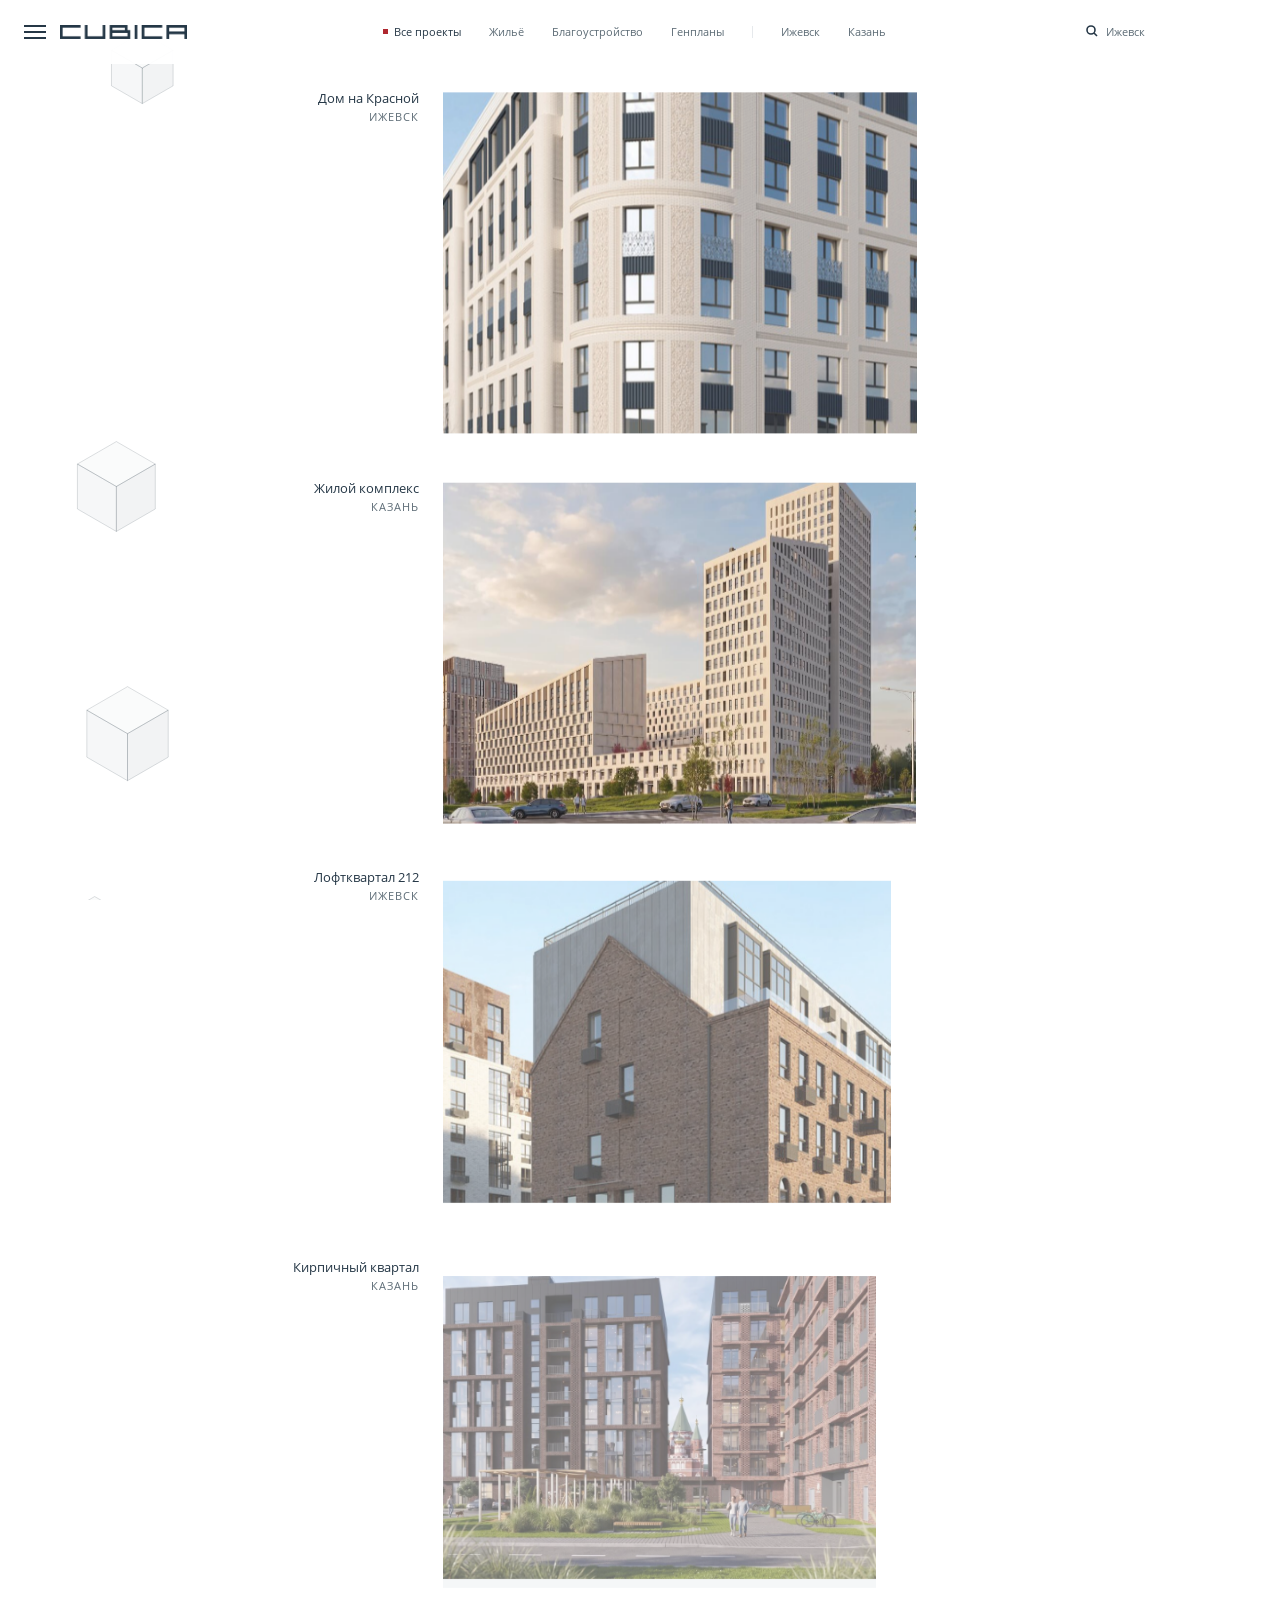
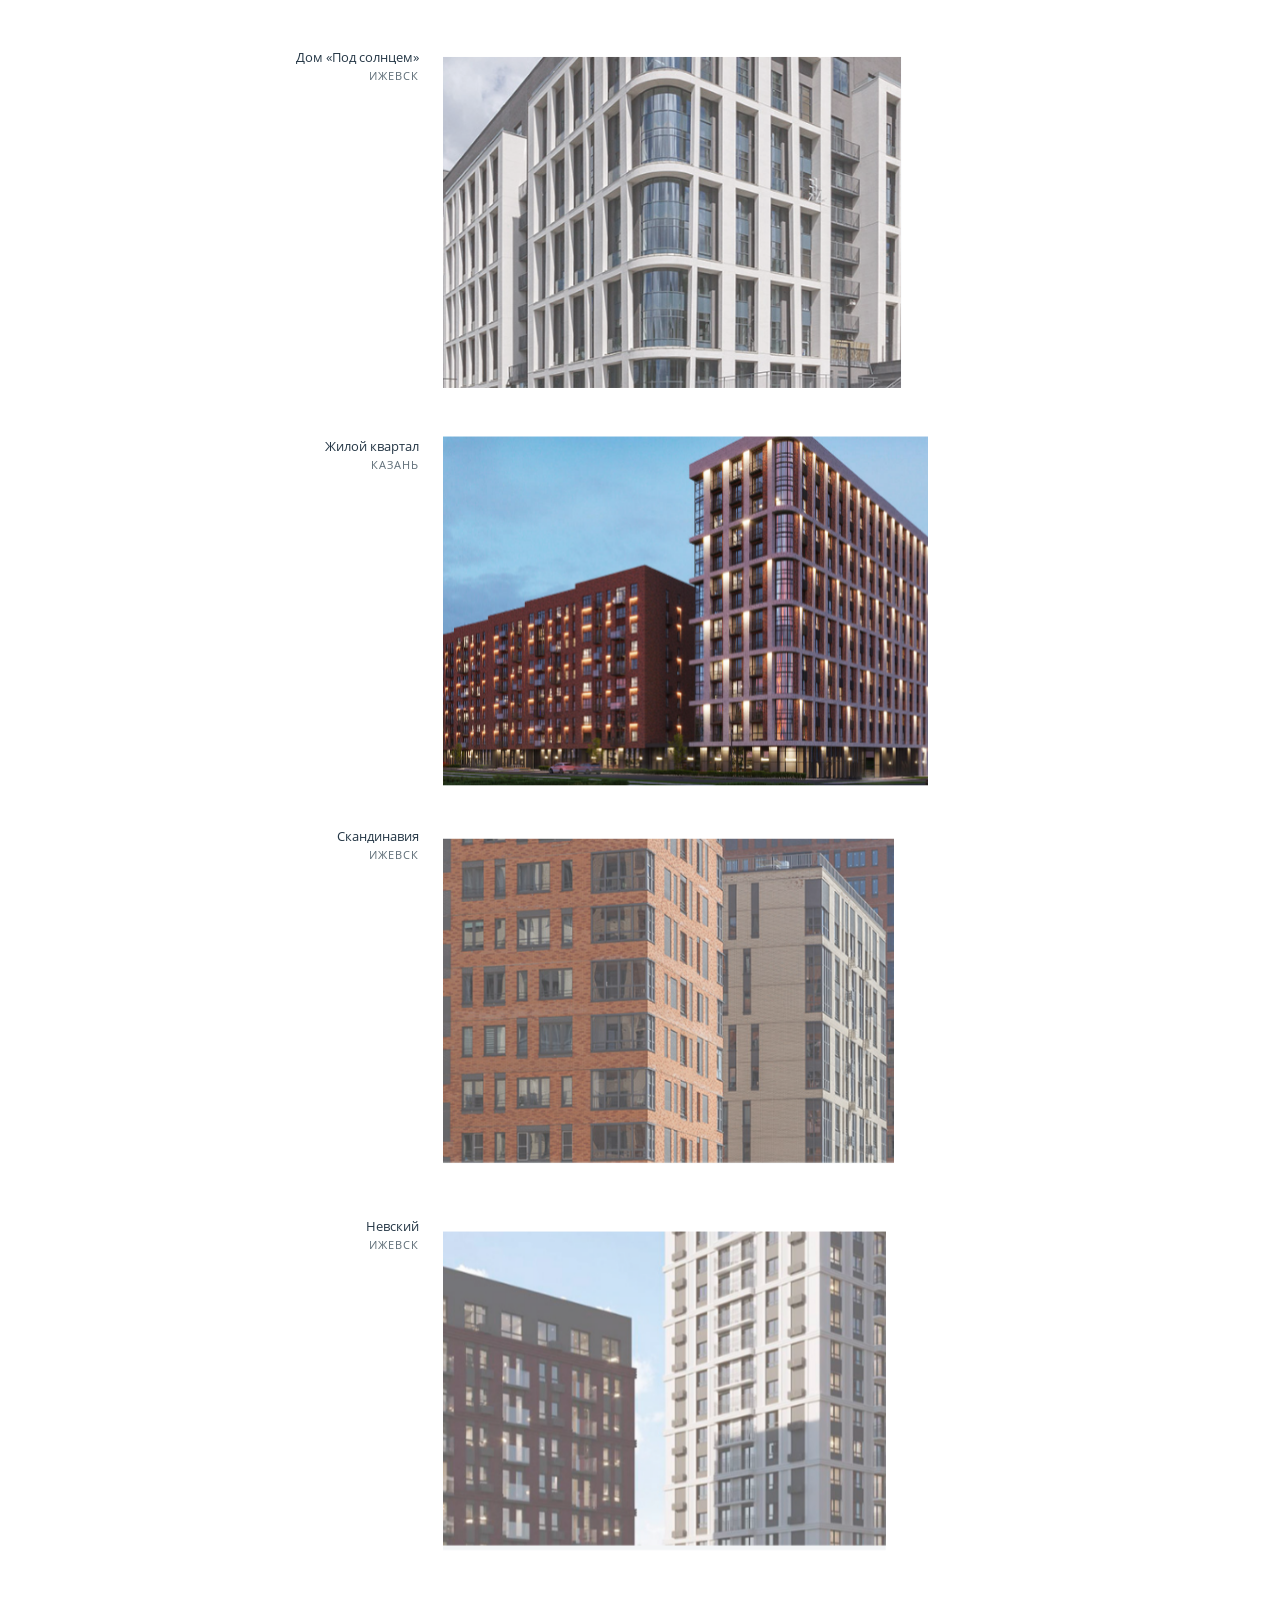
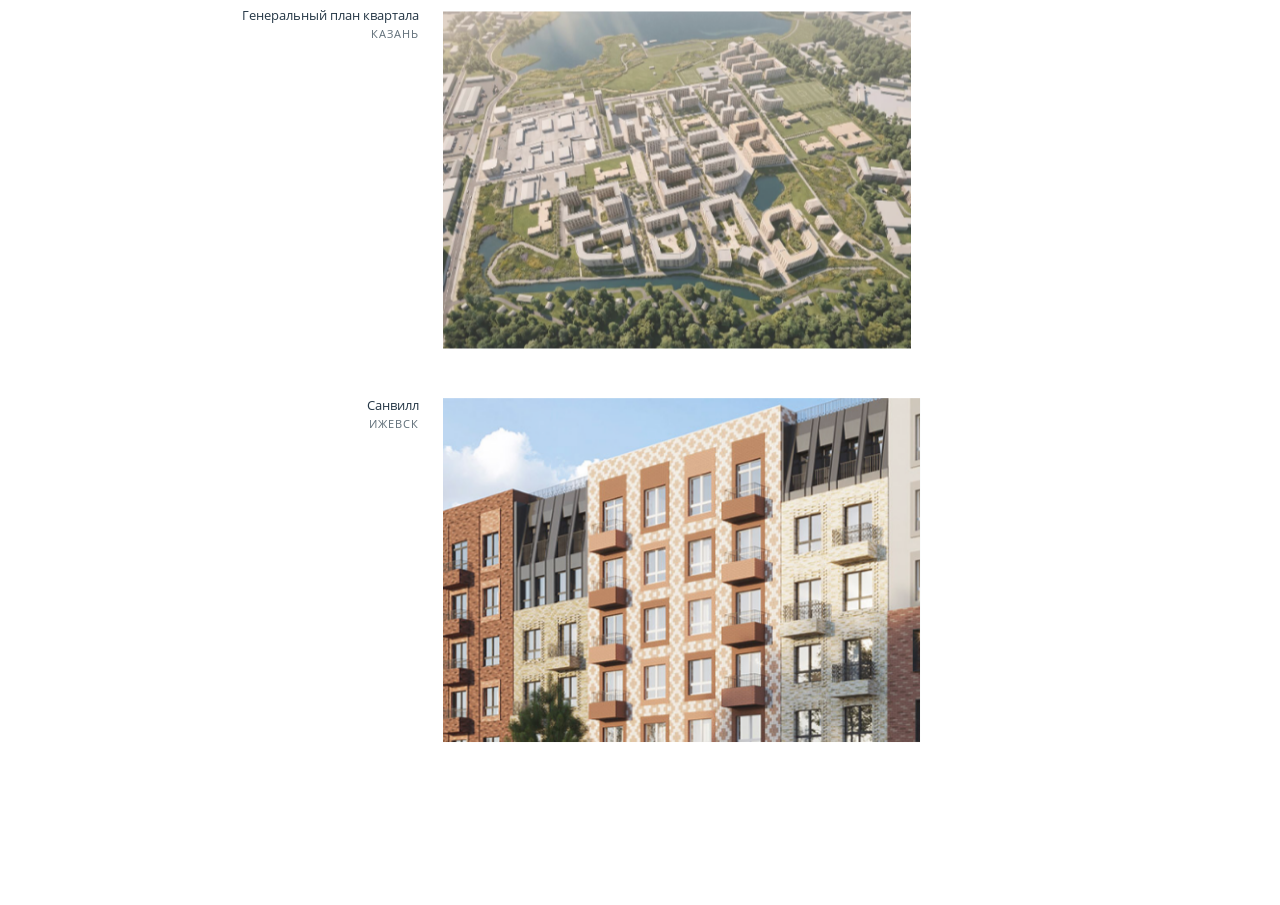
<file: index.html>
<!doctype html>
<html lang="ru">
<head>
<meta charset="utf-8">
<meta name="robots" content="noindex, nofollow">
<meta name="viewport" content="width=device-width, initial-scale=1">
<title>Кубика, архитектурное бюро. Проекты</title>
<meta name="description" content="Архитектурное бюро «Кубика», Ижевск. Жилые комплексы, благоустройство и генеральные планы для застройщиков и девелоперов.">
<link rel="stylesheet" href="assets/site.css">
</head>
<body>
<div class="pre" id="pre" aria-hidden="true">
  <div class="pre__grid"></div>
  <div class="pre__in">
    <svg class="pre__cubes" viewBox="0 0 138 178" aria-hidden="true"><g class="cube" data-i="0"><polygon class="t" pathLength="1" points="50.1,34.0 88.2,56.0 50.1,78.0 12.0,56.0"/><polygon class="l" pathLength="1" points="12.0,100.0 50.1,122.0 50.1,78.0 12.0,56.0"/><polygon class="r" pathLength="1" points="88.2,100.0 50.1,122.0 50.1,78.0 88.2,56.0"/></g><g class="cube" data-i="1"><polygon class="t" pathLength="1" points="88.2,56.0 126.3,78.0 88.2,100.0 50.1,78.0"/><polygon class="l" pathLength="1" points="50.1,122.0 88.2,144.0 88.2,100.0 50.1,78.0"/><polygon class="r" pathLength="1" points="126.3,122.0 88.2,144.0 88.2,100.0 126.3,78.0"/></g><g class="cube" data-i="2"><polygon class="t" pathLength="1" points="88.2,12.0 126.3,34.0 88.2,56.0 50.1,34.0"/><polygon class="l" pathLength="1" points="50.1,78.0 88.2,100.0 88.2,56.0 50.1,34.0"/><polygon class="r" pathLength="1" points="126.3,78.0 88.2,100.0 88.2,56.0 126.3,34.0"/></g><g class="cube" data-i="3"><polygon class="t" pathLength="1" points="50.1,78.0 88.2,100.0 50.1,122.0 12.0,100.0"/><polygon class="l" pathLength="1" points="12.0,144.0 50.1,166.0 50.1,122.0 12.0,100.0"/><polygon class="r" pathLength="1" points="88.2,144.0 50.1,166.0 50.1,122.0 88.2,100.0"/></g></svg>
    <img src="assets/img/logo-white.png" alt="">
  </div>
</div>
<header class="bar">
  <div class="bar__logo">
    <button class="burger" data-menu-open aria-controls="menu" aria-expanded="false" aria-label="Открыть меню"><i></i><i></i><i></i></button>
    <a href="index.html" aria-label="Кубика, все проекты"><img src="assets/img/logo-gunmetal-mark.png" alt="CUBICA"></a>
  </div>
  <nav class="filters caps" aria-label="Фильтр проектов">
    <button data-key="all" aria-pressed="true">Все проекты</button>
    <button data-key="housing" aria-pressed="false">Жильё</button>
    <button data-key="landscape" aria-pressed="false">Благоустройство</button>
    <button data-key="plan" aria-pressed="false">Генпланы</button>
    <span class="sep" aria-hidden="true"></span>
    <button data-key="izh" aria-pressed="false">Ижевск</button>
    <button data-key="kzn" aria-pressed="false">Казань</button>
  </nav>
  <label class="search caps"><svg viewBox="0 0 12 12" aria-hidden="true"><circle cx="5" cy="5" r="4"/><path d="M8 8l3 3"/></svg><input type="search" placeholder="Ижевск" aria-label="Поиск по проектам"></label>
</header>
<div class="menu" id="menu" role="dialog" aria-modal="true" aria-label="Меню">
  <div class="menu__top">
    <img src="assets/img/logo-gunmetal-mark.png" alt="CUBICA">
    <button class="caps" data-menu-close>Закрыть</button>
  </div>
  <div class="menu__nav">
    <ul>
      <li><a href="index.html">Проекты</a></li>
      <li><a href="about.html">Бюро</a></li>
      <li><a href="about.html#contacts">Контакты</a></li>
    </ul>
    <div class="menu__info">
      <div><div class="caps" style="color:var(--muted)">Телефон</div><a href="tel:+79128566996">+7 912 856-69-96</a></div>
      <div><div class="caps" style="color:var(--muted)">Почта</div><a href="mailto:ab-cubica@yandex.ru">ab-cubica@yandex.ru</a></div>
      <div><div class="caps" style="color:var(--muted)">Офис</div>Ижевск, ул. Холмогорова, 15, офис 205</div>
    </div>
  </div>
  <div class="menu__foot caps"><span>Архитектурное бюро «Кубика»</span><span>ИНН 1840055720</span></div>
</div>
<main class="home">
<h1 class="caps" style="position:absolute;left:-9999px">Проекты архитектурного бюро «Кубика»</h1>
  <article class="row" id="krasnaya" data-tags="housing izh">
    <div class="row__meta">
      <button class="row__toggle" aria-expanded="false" aria-controls="krasnaya-more"><b>Дом на Красной</b><span class="caps">Ижевск</span>
      </button>
      <div class="row__more" id="krasnaya-more">
        <div class="row__inner">
          <dl class="caps"><div><dt>Тип</dt><dd>Жилой комплекс</dd></div><div><dt>Заказчик</dt><dd>УралДомСтрой</dd></div><div><dt>Этажность</dt><dd>8-9 этажей</dd></div><div><dt>Статус</dt><dd>Строится</dd></div><div><dt>Материалы</dt><dd>4 фото</dd></div></dl>
          <div class="row__nav"><button class="caps" data-step="-1" aria-label="Предыдущее фото">Назад</button><span class="caps row__count">1 / 4</span><button class="caps" data-step="1" aria-label="Следующее фото">Далее</button></div>
          <a class="row__link caps" href="dom-na-krasnoy.html">Страница проекта</a>
          <button class="row__close caps">Свернуть</button>
        </div>
      </div>
    </div>
    <div class="row__media"><div class="strip" tabindex="-1"><figure class="shot"><img src="assets/img/izh-dom-na-krasnoy.jpg" alt="Дом на Красной, Ижевск, фото 1"></figure><figure class="shot"><img loading="lazy" src="assets/img/krasnaya-cover.jpg" alt="Дом на Красной, Ижевск, фото 2"></figure><figure class="shot"><img loading="lazy" src="assets/img/krasnaya-dvor.jpg" alt="Дом на Красной, Ижевск, фото 3"></figure><figure class="shot"><img loading="lazy" src="assets/img/krasnaya-fasad.jpg" alt="Дом на Красной, Ижевск, фото 4"></figure></div></div>
  </article>
  <article class="row" id="kzn1" data-tags="housing landscape kzn">
    <div class="row__meta">
      <button class="row__toggle" aria-expanded="false" aria-controls="kzn1-more"><b>Жилой комплекс</b><span class="caps">Казань</span>
      </button>
      <div class="row__more" id="kzn1-more">
        <div class="row__inner">
          <dl class="caps"><div><dt>Тип</dt><dd>Жилой комплекс и дворы</dd></div><div><dt>Материалы</dt><dd>8 фото</dd></div></dl>
          <div class="row__nav"><button class="caps" data-step="-1" aria-label="Предыдущее фото">Назад</button><span class="caps row__count">1 / 8</span><button class="caps" data-step="1" aria-label="Следующее фото">Далее</button></div>
          
          <button class="row__close caps">Свернуть</button>
        </div>
      </div>
    </div>
    <div class="row__media"><div class="strip" tabindex="-1"><figure class="shot"><img src="assets/img/kzn-1.1.jpg" alt="Жилой комплекс, Казань, фото 1"></figure><figure class="shot"><img loading="lazy" src="assets/img/kzn-1.2.jpg" alt="Жилой комплекс, Казань, фото 2"></figure><figure class="shot"><img loading="lazy" src="assets/img/kzn-1.3.jpg" alt="Жилой комплекс, Казань, фото 3"></figure><figure class="shot"><img loading="lazy" src="assets/img/kzn-1.4.jpg" alt="Жилой комплекс, Казань, фото 4"></figure><figure class="shot"><img loading="lazy" src="assets/img/kzn-1.5.jpg" alt="Жилой комплекс, Казань, фото 5"></figure><figure class="shot"><img loading="lazy" src="assets/img/kzn-1.6.jpg" alt="Жилой комплекс, Казань, фото 6"></figure><figure class="shot"><img loading="lazy" src="assets/img/kzn-1.7.jpg" alt="Жилой комплекс, Казань, фото 7"></figure><figure class="shot"><img loading="lazy" src="assets/img/kzn-1.8.jpg" alt="Жилой комплекс, Казань, фото 8"></figure></div></div>
  </article>
  <article class="row" id="loft" data-tags="housing izh">
    <div class="row__meta">
      <button class="row__toggle" aria-expanded="false" aria-controls="loft-more"><b>Лофтквартал 212</b><span class="caps">Ижевск</span>
      </button>
      <div class="row__more" id="loft-more">
        <div class="row__inner">
          <dl class="caps"><div><dt>Тип</dt><dd>Жилой комплекс</dd></div><div><dt>Материалы</dt><dd>5 фото</dd></div></dl>
          <div class="row__nav"><button class="caps" data-step="-1" aria-label="Предыдущее фото">Назад</button><span class="caps row__count">1 / 5</span><button class="caps" data-step="1" aria-label="Следующее фото">Далее</button></div>
          
          <button class="row__close caps">Свернуть</button>
        </div>
      </div>
    </div>
    <div class="row__media"><div class="strip" tabindex="-1"><figure class="shot"><img loading="lazy" src="assets/img/izh-loftkvartal.jpg" alt="Лофтквартал 212, Ижевск, фото 1"></figure><figure class="shot"><img loading="lazy" src="assets/img/izh-loftkvartal-1.jpg" alt="Лофтквартал 212, Ижевск, фото 2"></figure><figure class="shot"><img loading="lazy" src="assets/img/izh-loftkvartal-2.jpg" alt="Лофтквартал 212, Ижевск, фото 3"></figure><figure class="shot"><img loading="lazy" src="assets/img/izh-loftkvartal-3.jpg" alt="Лофтквартал 212, Ижевск, фото 4"></figure><figure class="shot"><img loading="lazy" src="assets/img/izh-loftkvartal-4.jpg" alt="Лофтквартал 212, Ижевск, фото 5"></figure></div></div>
  </article>
  <article class="row" id="kzn2" data-tags="housing kzn">
    <div class="row__meta">
      <button class="row__toggle" aria-expanded="false" aria-controls="kzn2-more"><b>Кирпичный квартал</b><span class="caps">Казань</span>
      </button>
      <div class="row__more" id="kzn2-more">
        <div class="row__inner">
          <dl class="caps"><div><dt>Тип</dt><dd>Жилой квартал</dd></div><div><dt>Материалы</dt><dd>8 фото</dd></div></dl>
          <div class="row__nav"><button class="caps" data-step="-1" aria-label="Предыдущее фото">Назад</button><span class="caps row__count">1 / 8</span><button class="caps" data-step="1" aria-label="Следующее фото">Далее</button></div>
          
          <button class="row__close caps">Свернуть</button>
        </div>
      </div>
    </div>
    <div class="row__media"><div class="strip" tabindex="-1"><figure class="shot"><img loading="lazy" src="assets/img/kzn-2.5.jpg" alt="Кирпичный квартал, Казань, фото 1"></figure><figure class="shot"><img loading="lazy" src="assets/img/kzn-2.1.jpg" alt="Кирпичный квартал, Казань, фото 2"></figure><figure class="shot"><img loading="lazy" src="assets/img/kzn-2.2.jpg" alt="Кирпичный квартал, Казань, фото 3"></figure><figure class="shot"><img loading="lazy" src="assets/img/kzn-2.3.jpg" alt="Кирпичный квартал, Казань, фото 4"></figure><figure class="shot"><img loading="lazy" src="assets/img/kzn-2.4.jpg" alt="Кирпичный квартал, Казань, фото 5"></figure><figure class="shot"><img loading="lazy" src="assets/img/kzn-2.6.jpg" alt="Кирпичный квартал, Казань, фото 6"></figure><figure class="shot"><img loading="lazy" src="assets/img/kzn-2.7.jpg" alt="Кирпичный квартал, Казань, фото 7"></figure><figure class="shot"><img loading="lazy" src="assets/img/kzn-2.8.jpg" alt="Кирпичный квартал, Казань, фото 8"></figure></div></div>
  </article>
  <article class="row" id="sun" data-tags="housing izh">
    <div class="row__meta">
      <button class="row__toggle" aria-expanded="false" aria-controls="sun-more"><b>Дом «Под солнцем»</b><span class="caps">Ижевск</span>
      </button>
      <div class="row__more" id="sun-more">
        <div class="row__inner">
          <dl class="caps"><div><dt>Тип</dt><dd>Жилой комплекс</dd></div><div><dt>Материалы</dt><dd>5 фото</dd></div></dl>
          <div class="row__nav"><button class="caps" data-step="-1" aria-label="Предыдущее фото">Назад</button><span class="caps row__count">1 / 5</span><button class="caps" data-step="1" aria-label="Следующее фото">Далее</button></div>
          
          <button class="row__close caps">Свернуть</button>
        </div>
      </div>
    </div>
    <div class="row__media"><div class="strip" tabindex="-1"><figure class="shot"><img loading="lazy" src="assets/img/izh-pod-solncem.jpg" alt="Дом «Под солнцем», Ижевск, фото 1"></figure><figure class="shot"><img loading="lazy" src="assets/img/izh-pod-solncem-1.jpg" alt="Дом «Под солнцем», Ижевск, фото 2"></figure><figure class="shot"><img loading="lazy" src="assets/img/izh-pod-solncem-2.jpg" alt="Дом «Под солнцем», Ижевск, фото 3"></figure><figure class="shot"><img loading="lazy" src="assets/img/izh-pod-solncem-3.jpg" alt="Дом «Под солнцем», Ижевск, фото 4"></figure><figure class="shot"><img loading="lazy" src="assets/img/izh-pod-solncem-4.jpg" alt="Дом «Под солнцем», Ижевск, фото 5"></figure></div></div>
  </article>
  <article class="row" id="kzn3" data-tags="housing kzn">
    <div class="row__meta">
      <button class="row__toggle" aria-expanded="false" aria-controls="kzn3-more"><b>Жилой квартал</b><span class="caps">Казань</span>
      </button>
      <div class="row__more" id="kzn3-more">
        <div class="row__inner">
          <dl class="caps"><div><dt>Тип</dt><dd>Жилой квартал</dd></div><div><dt>Материалы</dt><dd>7 фото</dd></div></dl>
          <div class="row__nav"><button class="caps" data-step="-1" aria-label="Предыдущее фото">Назад</button><span class="caps row__count">1 / 7</span><button class="caps" data-step="1" aria-label="Следующее фото">Далее</button></div>
          
          <button class="row__close caps">Свернуть</button>
        </div>
      </div>
    </div>
    <div class="row__media"><div class="strip" tabindex="-1"><figure class="shot"><img loading="lazy" src="assets/img/kzn-3.6.jpg" alt="Жилой квартал, Казань, фото 1"></figure><figure class="shot"><img loading="lazy" src="assets/img/kzn-3.1.jpg" alt="Жилой квартал, Казань, фото 2"></figure><figure class="shot"><img loading="lazy" src="assets/img/kzn-3.2.jpg" alt="Жилой квартал, Казань, фото 3"></figure><figure class="shot"><img loading="lazy" src="assets/img/kzn-3.3.jpg" alt="Жилой квартал, Казань, фото 4"></figure><figure class="shot"><img loading="lazy" src="assets/img/kzn-3.4.jpg" alt="Жилой квартал, Казань, фото 5"></figure><figure class="shot"><img loading="lazy" src="assets/img/kzn-3.5.jpg" alt="Жилой квартал, Казань, фото 6"></figure><figure class="shot"><img loading="lazy" src="assets/img/kzn-3.7.jpg" alt="Жилой квартал, Казань, фото 7"></figure></div></div>
  </article>
  <article class="row" id="scand" data-tags="housing izh">
    <div class="row__meta">
      <button class="row__toggle" aria-expanded="false" aria-controls="scand-more"><b>Скандинавия</b><span class="caps">Ижевск</span>
      </button>
      <div class="row__more" id="scand-more">
        <div class="row__inner">
          <dl class="caps"><div><dt>Тип</dt><dd>Жилой комплекс</dd></div><div><dt>Материалы</dt><dd>6 фото</dd></div></dl>
          <div class="row__nav"><button class="caps" data-step="-1" aria-label="Предыдущее фото">Назад</button><span class="caps row__count">1 / 6</span><button class="caps" data-step="1" aria-label="Следующее фото">Далее</button></div>
          
          <button class="row__close caps">Свернуть</button>
        </div>
      </div>
    </div>
    <div class="row__media"><div class="strip" tabindex="-1"><figure class="shot"><img loading="lazy" src="assets/img/izh-skandinaviya.jpg" alt="Скандинавия, Ижевск, фото 1"></figure><figure class="shot"><img loading="lazy" src="assets/img/izh-skandinaviya-1.jpg" alt="Скандинавия, Ижевск, фото 2"></figure><figure class="shot"><img loading="lazy" src="assets/img/izh-skandinaviya-2.jpg" alt="Скандинавия, Ижевск, фото 3"></figure><figure class="shot"><img loading="lazy" src="assets/img/izh-skandinaviya-3.jpg" alt="Скандинавия, Ижевск, фото 4"></figure><figure class="shot"><img loading="lazy" src="assets/img/izh-skandinaviya-4.jpg" alt="Скандинавия, Ижевск, фото 5"></figure><figure class="shot"><img loading="lazy" src="assets/img/izh-skandinaviya-5.jpg" alt="Скандинавия, Ижевск, фото 6"></figure></div></div>
  </article>
  <article class="row" id="nevsky" data-tags="housing izh">
    <div class="row__meta">
      <button class="row__toggle" aria-expanded="false" aria-controls="nevsky-more"><b>Невский</b><span class="caps">Ижевск</span>
      </button>
      <div class="row__more" id="nevsky-more">
        <div class="row__inner">
          <dl class="caps"><div><dt>Тип</dt><dd>Жилой комплекс</dd></div><div><dt>Материалы</dt><dd>6 фото</dd></div></dl>
          <div class="row__nav"><button class="caps" data-step="-1" aria-label="Предыдущее фото">Назад</button><span class="caps row__count">1 / 6</span><button class="caps" data-step="1" aria-label="Следующее фото">Далее</button></div>
          
          <button class="row__close caps">Свернуть</button>
        </div>
      </div>
    </div>
    <div class="row__media"><div class="strip" tabindex="-1"><figure class="shot"><img loading="lazy" src="assets/img/izh-nevskiy.jpg" alt="Невский, Ижевск, фото 1"></figure><figure class="shot"><img loading="lazy" src="assets/img/izh-nevskiy-1.jpg" alt="Невский, Ижевск, фото 2"></figure><figure class="shot"><img loading="lazy" src="assets/img/izh-nevskiy-2.jpg" alt="Невский, Ижевск, фото 3"></figure><figure class="shot"><img loading="lazy" src="assets/img/izh-nevskiy-3.jpg" alt="Невский, Ижевск, фото 4"></figure><figure class="shot"><img loading="lazy" src="assets/img/izh-nevskiy-4.jpg" alt="Невский, Ижевск, фото 5"></figure><figure class="shot"><img loading="lazy" src="assets/img/izh-nevskiy-5.jpg" alt="Невский, Ижевск, фото 6"></figure></div></div>
  </article>
  <article class="row" id="kzn4" data-tags="plan kzn">
    <div class="row__meta">
      <button class="row__toggle" aria-expanded="false" aria-controls="kzn4-more"><b>Генеральный план квартала</b><span class="caps">Казань</span>
      </button>
      <div class="row__more" id="kzn4-more">
        <div class="row__inner">
          <dl class="caps"><div><dt>Тип</dt><dd>Градостроительная концепция</dd></div><div><dt>Материалы</dt><dd>2 фото</dd></div></dl>
          <div class="row__nav"><button class="caps" data-step="-1" aria-label="Предыдущее фото">Назад</button><span class="caps row__count">1 / 2</span><button class="caps" data-step="1" aria-label="Следующее фото">Далее</button></div>
          
          <button class="row__close caps">Свернуть</button>
        </div>
      </div>
    </div>
    <div class="row__media"><div class="strip" tabindex="-1"><figure class="shot"><img loading="lazy" src="assets/img/kzn-4.2.jpg" alt="Генеральный план квартала, Казань, фото 1"></figure><figure class="shot"><img loading="lazy" src="assets/img/kzn-4.1.jpg" alt="Генеральный план квартала, Казань, фото 2"></figure></div></div>
  </article>
  <article class="row" id="sunvill" data-tags="housing izh">
    <div class="row__meta">
      <button class="row__toggle" aria-expanded="false" aria-controls="sunvill-more"><b>Санвилл</b><span class="caps">Ижевск</span>
      </button>
      <div class="row__more" id="sunvill-more">
        <div class="row__inner">
          <dl class="caps"><div><dt>Тип</dt><dd>Жилой комплекс</dd></div><div><dt>Материалы</dt><dd>6 фото</dd></div></dl>
          <div class="row__nav"><button class="caps" data-step="-1" aria-label="Предыдущее фото">Назад</button><span class="caps row__count">1 / 6</span><button class="caps" data-step="1" aria-label="Следующее фото">Далее</button></div>
          
          <button class="row__close caps">Свернуть</button>
        </div>
      </div>
    </div>
    <div class="row__media"><div class="strip" tabindex="-1"><figure class="shot"><img loading="lazy" src="assets/img/izh-sunvill.jpg" alt="Санвилл, Ижевск, фото 1"></figure><figure class="shot"><img loading="lazy" src="assets/img/izh-sunvill-1.jpg" alt="Санвилл, Ижевск, фото 2"></figure><figure class="shot"><img loading="lazy" src="assets/img/izh-sunvill-2.jpg" alt="Санвилл, Ижевск, фото 3"></figure><figure class="shot"><img loading="lazy" src="assets/img/izh-sunvill-3.jpg" alt="Санвилл, Ижевск, фото 4"></figure><figure class="shot"><img loading="lazy" src="assets/img/izh-sunvill-4.jpg" alt="Санвилл, Ижевск, фото 5"></figure><figure class="shot"><img loading="lazy" src="assets/img/izh-sunvill-5.jpg" alt="Санвилл, Ижевск, фото 6"></figure></div></div>
  </article>
  <p class="empty caps" hidden>Ничего не нашлось. Попробуйте другой запрос.</p>
</main>
<script src="assets/preloader.js"></script>
<script src="assets/site.js"></script>
<script src="assets/cubes-live.js"></script>
<script src="assets/rows.js"></script>
</body>
</html>
</file>
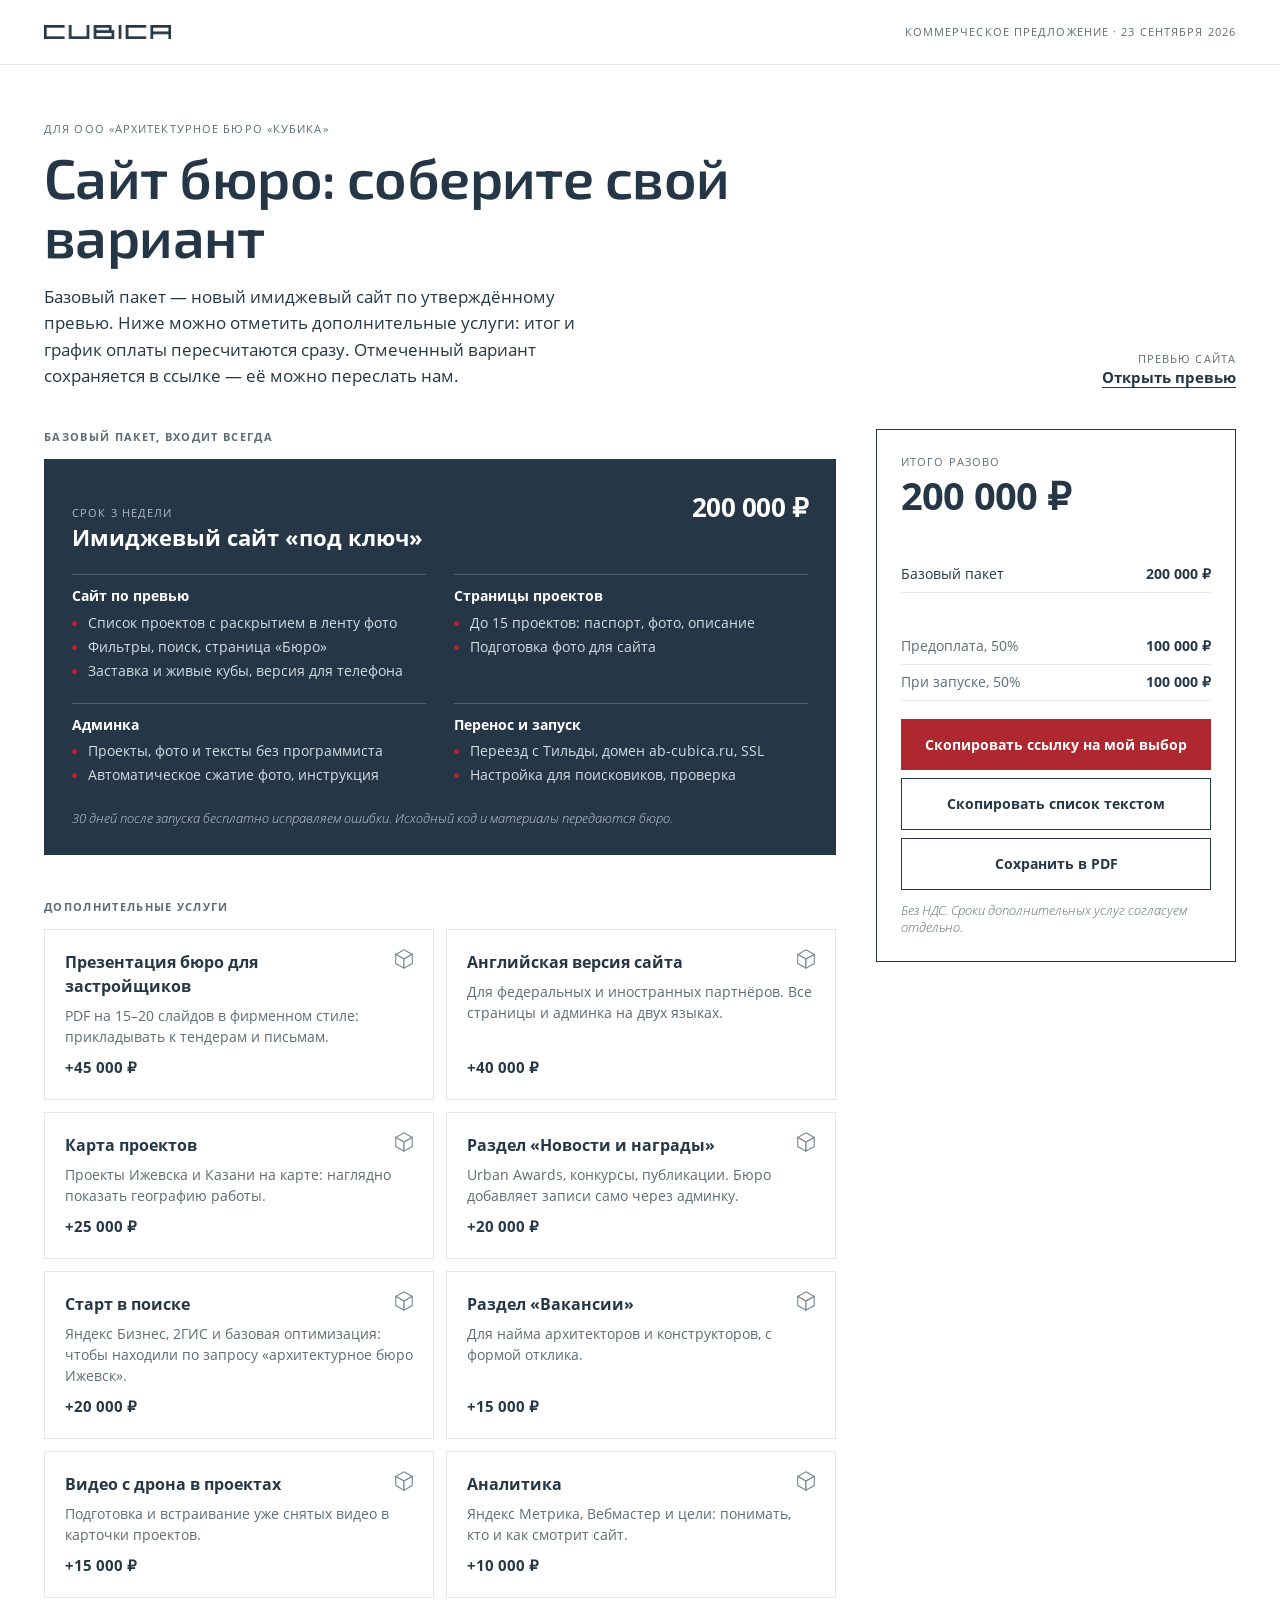
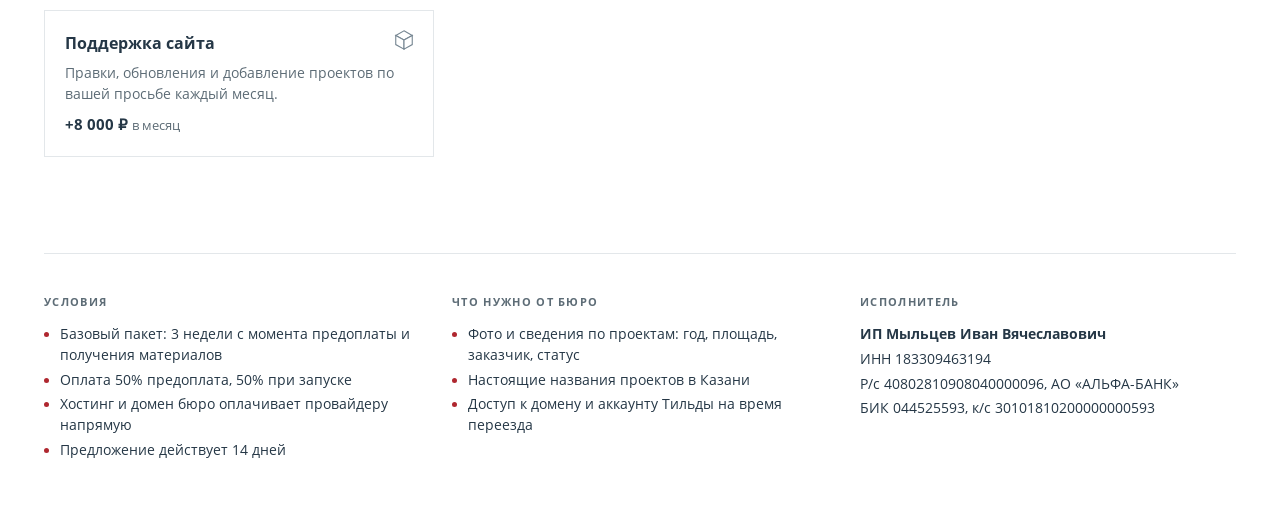
<file: kp-9d5801d6/index.html>
<!doctype html>
<html lang="ru">
<head>
<meta charset="utf-8">
<meta name="robots" content="noindex, nofollow">
<meta name="viewport" content="width=device-width, initial-scale=1">
<title>Коммерческое предложение: сайт бюро «Кубика»</title>
<style>
@font-face { font-family: "Exo 2"; src: url("../assets/fonts/Exo2-SemiBold.ttf") format("truetype"); font-weight: 600; font-display: swap; }
@font-face { font-family: "Open Sans"; src: url("../assets/fonts/OpenSans-Regular.ttf") format("truetype"); font-weight: 400; font-display: swap; }
@font-face { font-family: "Open Sans"; src: url("../assets/fonts/OpenSans-Bold.ttf") format("truetype"); font-weight: 700; font-display: swap; }
@font-face { font-family: "Open Sans"; src: url("../assets/fonts/OpenSans-LightItalic.ttf") format("truetype"); font-weight: 300; font-style: italic; font-display: swap; }

:root { --ink: #253746; --slate: #768692; --muted: #5d6c76; --brick: #af272f; --hair: #e3e7ea; --pale: #f4f6f7; --ease: cubic-bezier(.16, 1, .3, 1); }
* { box-sizing: border-box; }
html { scroll-behavior: smooth; }
body { margin: 0; background: #fff; color: var(--ink); font: 400 15px/1.55 "Open Sans", Arial, sans-serif; -webkit-font-smoothing: antialiased; }
a { color: inherit; }
button { font: inherit; color: inherit; }
:focus-visible { outline: 2px solid var(--brick); outline-offset: 3px; }
.caps { font-size: 11px; line-height: 1.4; letter-spacing: .1em; text-transform: uppercase; color: var(--muted); }
.wrap { max-width: 1240px; margin: 0 auto; padding: 0 24px; }

/* шапка */
.top { border-bottom: 1px solid var(--hair); }
.top .wrap { height: 64px; display: flex; align-items: center; justify-content: space-between; gap: 16px; }
.top img { height: 14px; }

/* обложка */
.hero { padding: 56px 0 40px; display: grid; grid-template-columns: minmax(0, 7fr) minmax(0, 4fr); gap: 48px; align-items: end; }
h1 { font: 600 clamp(32px, 4.4vw, 56px)/1.05 "Exo 2", sans-serif; margin: 12px 0 18px; letter-spacing: -.01em; }
.hero p { margin: 0; font-size: 17px; max-width: 58ch; }
.hero .preview { justify-self: end; text-align: right; }
.hero .preview a { font-weight: 700; text-decoration: none; border-bottom: 1px solid currentColor; }
.hero .preview a:hover { color: var(--brick); }

/* раскладка: слева пакеты, справа итог */
.layout { display: grid; grid-template-columns: minmax(0, 1fr) 360px; gap: 40px; align-items: start; padding-bottom: 96px; }
h2 { font: 700 11px/1.4 "Open Sans", sans-serif; letter-spacing: .12em; text-transform: uppercase; color: var(--muted); margin: 0 0 14px; }

/* базовый пакет */
.base { background: var(--ink); color: #fff; padding: 28px; margin-bottom: 44px; }
.base__head { display: flex; justify-content: space-between; align-items: baseline; gap: 16px; flex-wrap: wrap; margin-bottom: 20px; }
.base__head b { font-size: 22px; }
.base__head .price { font-size: 26px; font-weight: 700; letter-spacing: -.02em; white-space: nowrap; }
.base .caps { color: #aebac3; }
.base__grid { display: grid; grid-template-columns: 1fr 1fr; gap: 18px 28px; }
.base__grid h3 { font-size: 14px; margin: 0 0 6px; padding-top: 10px; border-top: 1px solid rgba(255,255,255,.2); }
.base__grid ul { margin: 0; padding-left: 16px; color: #d6dde3; font-size: 13.5px; }
.base__grid li { margin-bottom: 3px; }
.base__grid li::marker { color: var(--brick); }
.base__note { margin: 20px 0 0; font: 300 italic 13px/1.4 "Open Sans"; color: #c3ccd3; }

/* доп. услуги */
.extras { display: grid; grid-template-columns: 1fr 1fr; gap: 12px; }
.opt { position: relative; display: grid; grid-template-rows: auto 1fr auto; gap: 8px; padding: 20px; border: 1px solid var(--hair); background: #fff; cursor: pointer; text-align: left; transition: border-color .25s var(--ease), background .25s var(--ease), transform .15s var(--ease); }
.opt:hover { border-color: var(--slate); }
.opt:active { transform: scale(.99); }
.opt[aria-pressed="true"] { border-color: var(--ink); background: var(--pale); }
.opt__title { font-weight: 700; font-size: 15.5px; padding-right: 32px; }
.opt__why { color: var(--muted); font-size: 13.5px; }
.opt__price { font-weight: 700; font-size: 15px; }
.opt__price small { font-weight: 400; color: var(--muted); }
/* флажок: изометрический кубик, закрашивается при выборе */
.opt__box { position: absolute; right: 18px; top: 18px; width: 22px; height: 22px; }
.opt__box polygon { fill: #fff; stroke: var(--slate); stroke-width: 1.2; transition: fill .25s var(--ease), stroke .25s var(--ease); }
.opt[aria-pressed="true"] .opt__box polygon { stroke: var(--ink); }
.opt[aria-pressed="true"] .opt__box .t { fill: var(--brick); stroke: var(--brick); }
.opt[aria-pressed="true"] .opt__box .l { fill: #d7dde2; }
.opt[aria-pressed="true"] .opt__box .r { fill: var(--slate); }

/* итог */
.sum { position: sticky; top: 24px; border: 1.5px solid var(--ink); padding: 24px; }
.sum__total { font-size: 38px; font-weight: 700; letter-spacing: -.02em; line-height: 1; margin: 6px 0 4px; }
.sum__monthly { color: var(--muted); font-size: 14px; min-height: 21px; }
.sum table { width: 100%; border-collapse: collapse; margin: 18px 0; font-size: 13.5px; }
.sum td { padding: 7px 0; border-bottom: 1px solid var(--hair); vertical-align: top; }
.sum td:last-child { text-align: right; white-space: nowrap; font-weight: 700; padding-left: 12px; }
.sum .pay td { color: var(--muted); }
.sum .pay td:last-child { color: var(--ink); }
.sum__lines { max-height: 220px; overflow: auto; }
.btn { display: flex; width: 100%; justify-content: center; align-items: center; gap: 8px; padding: 14px 18px; font-weight: 700; font-size: 14px; border: 1.5px solid var(--ink); background: none; cursor: pointer; transition: background .2s var(--ease), color .2s var(--ease); }
.btn + .btn { margin-top: 8px; }
.btn--main { background: var(--brick); border-color: var(--brick); color: #fff; }
.btn--main:hover { background: #952129; border-color: #952129; }
.btn:not(.btn--main):hover { background: var(--ink); color: #fff; }
.sum__hint { margin: 12px 0 0; font: 300 italic 12.5px/1.4 "Open Sans"; color: var(--muted); min-height: 18px; }

/* условия и реквизиты */
.terms { border-top: 1px solid var(--hair); padding: 40px 0 64px; display: grid; grid-template-columns: repeat(3, 1fr); gap: 32px; font-size: 13.5px; }
.terms ul { margin: 0; padding-left: 16px; }
.terms li { margin-bottom: 4px; }
.terms li::marker { color: var(--brick); }
.terms p { margin: 0 0 4px; }

/* телефон: итог прилипает к низу экрана */
@media (max-width: 960px) {
  .hero, .layout { grid-template-columns: 1fr; }
  .hero .preview { justify-self: start; text-align: left; }
  .sum { position: static; }
  .terms { grid-template-columns: 1fr; }
}
@media (max-width: 640px) {
  .extras, .base__grid { grid-template-columns: 1fr; }
  .base { padding: 22px; }
}
.dock { display: none; position: fixed; left: 0; right: 0; bottom: 0; z-index: 20; background: var(--ink); color: #fff; padding: 12px 20px; align-items: center; justify-content: space-between; gap: 12px; }
.dock b { font-size: 18px; }
.dock a { color: #fff; font-weight: 700; font-size: 13px; text-decoration: none; border-bottom: 1px solid rgba(255,255,255,.5); }
@media (max-width: 960px) { body { padding-bottom: 64px; } .dock { display: flex; } }   /* после базового .dock, иначе он перебьёт */

/* печать: выбранный вариант на бумаге */
@media print {
  .top, .dock, .sum .btn, .sum__hint, .opt:not([aria-pressed="true"]) { display: none !important; }
  .layout { grid-template-columns: 1fr 300px; }
  .sum { position: static; }
  body { font-size: 12px; }
}
@media (prefers-reduced-motion: reduce) { * { transition: none !important; } html { scroll-behavior: auto; } }
</style>
</head>
<body>

<header class="top">
  <div class="wrap">
    <img src="../assets/img/logo-gunmetal-mark.png" alt="CUBICA">
    <span class="caps">Коммерческое предложение · 23 сентября 2026</span>
  </div>
</header>

<main class="wrap">
  <section class="hero">
    <div>
      <div class="caps">Для ООО «Архитектурное бюро «Кубика»</div>
      <h1>Сайт бюро: соберите свой вариант</h1>
      <p>Базовый пакет — новый имиджевый сайт по утверждённому превью. Ниже можно отметить дополнительные услуги: итог и график оплаты пересчитаются сразу. Отмеченный вариант сохраняется в ссылке — её можно переслать нам.</p>
    </div>
    <div class="preview">
      <div class="caps">Превью сайта</div>
      <a href="../index.html" target="_blank" rel="noopener">Открыть превью</a>
    </div>
  </section>

  <div class="layout">
    <div>
      <h2>Базовый пакет, входит всегда</h2>
      <section class="base" aria-label="Базовый пакет">
        <div class="base__head">
          <div><div class="caps">Срок 3 недели</div><b>Имиджевый сайт «под ключ»</b></div>
          <div class="price">200 000 ₽</div>
        </div>
        <div class="base__grid">
          <div><h3>Сайт по превью</h3><ul><li>Список проектов с раскрытием в ленту фото</li><li>Фильтры, поиск, страница «Бюро»</li><li>Заставка и живые кубы, версия для телефона</li></ul></div>
          <div><h3>Страницы проектов</h3><ul><li>До 15 проектов: паспорт, фото, описание</li><li>Подготовка фото для сайта</li></ul></div>
          <div><h3>Админка</h3><ul><li>Проекты, фото и тексты без программиста</li><li>Автоматическое сжатие фото, инструкция</li></ul></div>
          <div><h3>Перенос и запуск</h3><ul><li>Переезд с Тильды, домен ab-cubica.ru, SSL</li><li>Настройка для поисковиков, проверка</li></ul></div>
        </div>
        <p class="base__note">30 дней после запуска бесплатно исправляем ошибки. Исходный код и материалы передаются бюро.</p>
      </section>

      <h2>Дополнительные услуги</h2>
      <div class="extras" id="extras"></div>
    </div>

    <aside class="sum" aria-live="polite">
      <div class="caps">Итого разово</div>
      <div class="sum__total" id="total">200 000 ₽</div>
      <div class="sum__monthly" id="monthly"></div>
      <div class="sum__lines">
        <table><tbody id="lines"></tbody></table>
      </div>
      <table class="pay"><tbody>
        <tr><td>Предоплата, 50%</td><td id="pay1">100 000 ₽</td></tr>
        <tr><td>При запуске, 50%</td><td id="pay2">100 000 ₽</td></tr>
      </tbody></table>
      <button class="btn btn--main" id="copyLink" type="button">Скопировать ссылку на мой выбор</button>
      <button class="btn" id="copyText" type="button">Скопировать список текстом</button>
      <button class="btn" id="print" type="button">Сохранить в PDF</button>
      <p class="sum__hint" id="hint">Без НДС. Сроки дополнительных услуг согласуем отдельно.</p>
    </aside>
  </div>

  <section class="terms">
    <div>
      <h2>Условия</h2>
      <ul>
        <li>Базовый пакет: 3 недели с момента предоплаты и получения материалов</li>
        <li>Оплата 50% предоплата, 50% при запуске</li>
        <li>Хостинг и домен бюро оплачивает провайдеру напрямую</li>
        <li>Предложение действует 14 дней</li>
      </ul>
    </div>
    <div>
      <h2>Что нужно от бюро</h2>
      <ul>
        <li>Фото и сведения по проектам: год, площадь, заказчик, статус</li>
        <li>Настоящие названия проектов в Казани</li>
        <li>Доступ к домену и аккаунту Тильды на время переезда</li>
      </ul>
    </div>
    <div>
      <h2>Исполнитель</h2>
      <p><b>ИП Мыльцев Иван Вячеславович</b></p>
      <p>ИНН 183309463194</p>
      <p>Р/с 40802810908040000096, АО «АЛЬФА-БАНК»</p>
      <p>БИК 044525593, к/с 30101810200000000593</p>
    </div>
  </section>
</main>

<div class="dock" aria-hidden="true"><div><div class="caps" style="color:#aebac3">Итого</div><b id="dockTotal">200 000 ₽</b></div><a href="#total">Смотреть расчёт</a></div>

<script>
(function () {
  // Дополнительные услуги. id короткий: попадает в ссылку с выбором клиента.
  var BASE = 200000;
  var OPTIONS = [
    { id: 'deck', title: 'Презентация бюро для застройщиков', why: 'PDF на 15–20 слайдов в фирменном стиле: прикладывать к тендерам и письмам.', price: 45000 },
    { id: 'en',   title: 'Английская версия сайта', why: 'Для федеральных и иностранных партнёров. Все страницы и админка на двух языках.', price: 40000 },
    { id: 'map',  title: 'Карта проектов', why: 'Проекты Ижевска и Казани на карте: наглядно показать географию работы.', price: 25000 },
    { id: 'news', title: 'Раздел «Новости и награды»', why: 'Urban Awards, конкурсы, публикации. Бюро добавляет записи само через админку.', price: 20000 },
    { id: 'seo',  title: 'Старт в поиске', why: 'Яндекс Бизнес, 2ГИС и базовая оптимизация: чтобы находили по запросу «архитектурное бюро Ижевск».', price: 20000 },
    { id: 'jobs', title: 'Раздел «Вакансии»', why: 'Для найма архитекторов и конструкторов, с формой отклика.', price: 15000 },
    { id: 'video',title: 'Видео с дрона в проектах', why: 'Подготовка и встраивание уже снятых видео в карточки проектов.', price: 15000 },
    { id: 'stats',title: 'Аналитика', why: 'Яндекс Метрика, Вебмастер и цели: понимать, кто и как смотрит сайт.', price: 10000 },
    { id: 'care', title: 'Поддержка сайта', why: 'Правки, обновления и добавление проектов по вашей просьбе каждый месяц.', price: 8000, monthly: true }
  ];

  var fmt = function (n) { return n.toLocaleString('ru-RU').replace(/ /g, ' ') + ' ₽'; };
  var chosen = {};

  // выбор из ссылки: #sel=deck,en,map
  var m = location.hash.match(/sel=([a-z,]+)/);
  if (m) m[1].split(',').forEach(function (id) { chosen[id] = true; });

  var box = '<svg class="opt__box" viewBox="0 0 24 24" aria-hidden="true">' +
    '<polygon class="t" points="12,2 21,7 12,12 3,7"/>' +
    '<polygon class="l" points="3,7 12,12 12,22 3,17"/>' +
    '<polygon class="r" points="12,12 21,7 21,17 12,22"/></svg>';

  var list = document.getElementById('extras');
  OPTIONS.forEach(function (o) {
    var b = document.createElement('button');
    b.type = 'button';
    b.className = 'opt';
    b.dataset.id = o.id;
    b.setAttribute('aria-pressed', chosen[o.id] ? 'true' : 'false');
    b.innerHTML = box + '<span class="opt__title">' + o.title + '</span>' +
      '<span class="opt__why">' + o.why + '</span>' +
      '<span class="opt__price">' + (o.monthly ? '+' + fmt(o.price) + ' <small>в месяц</small>' : '+' + fmt(o.price)) + '</span>';
    b.addEventListener('click', function () {
      chosen[o.id] = !chosen[o.id];
      b.setAttribute('aria-pressed', chosen[o.id] ? 'true' : 'false');
      update();
    });
    list.appendChild(b);
  });

  function selected() { return OPTIONS.filter(function (o) { return chosen[o.id]; }); }

  function update() {
    var sel = selected();
    var once = BASE, monthly = 0;
    var rows = '<tr><td>Базовый пакет</td><td>' + fmt(BASE) + '</td></tr>';
    sel.forEach(function (o) {
      if (o.monthly) monthly += o.price; else once += o.price;
      rows += '<tr><td>' + o.title + '</td><td>' + (o.monthly ? fmt(o.price) + '/мес' : fmt(o.price)) + '</td></tr>';
    });
    document.getElementById('lines').innerHTML = rows;
    document.getElementById('total').textContent = fmt(once);
    document.getElementById('dockTotal').textContent = fmt(once);
    document.getElementById('monthly').textContent = monthly ? '+ ' + fmt(monthly) + ' в месяц за поддержку' : '';
    var half = Math.round(once / 2);
    document.getElementById('pay1').textContent = fmt(half);
    document.getElementById('pay2').textContent = fmt(once - half);
    var ids = sel.map(function (o) { return o.id; }).join(',');
    history.replaceState(null, '', ids ? '#sel=' + ids : location.pathname + location.search);
  }

  function hint(t) { var h = document.getElementById('hint'); h.textContent = t; setTimeout(function () { h.textContent = 'Без НДС. Сроки дополнительных услуг согласуем отдельно.'; }, 3500); }

  function copy(text, ok) {
    if (navigator.clipboard && window.isSecureContext) {
      navigator.clipboard.writeText(text).then(function () { hint(ok); }, function () { prompt('Скопируйте вручную:', text); });
    } else prompt('Скопируйте вручную:', text);
  }

  document.getElementById('copyLink').addEventListener('click', function () {
    copy(location.href, 'Ссылка скопирована. Отправьте её нам — мы увидим ваш выбор.');
  });
  document.getElementById('copyText').addEventListener('click', function () {
    var sel = selected(), once = BASE, monthly = 0;
    var t = ['Сайт бюро «Кубика»: выбранный вариант', '— Базовый пакет: ' + fmt(BASE)];
    sel.forEach(function (o) { if (o.monthly) monthly += o.price; else once += o.price; t.push('— ' + o.title + ': ' + fmt(o.price) + (o.monthly ? ' в месяц' : '')); });
    t.push('Итого разово: ' + fmt(once) + ' (без НДС)');
    if (monthly) t.push('Ежемесячно: ' + fmt(monthly));
    t.push('Ссылка: ' + location.href);
    copy(t.join('\n'), 'Список скопирован.');
  });
  document.getElementById('print').addEventListener('click', function () { window.print(); });

  update();
})();
</script>
</body>
</html>
</file>
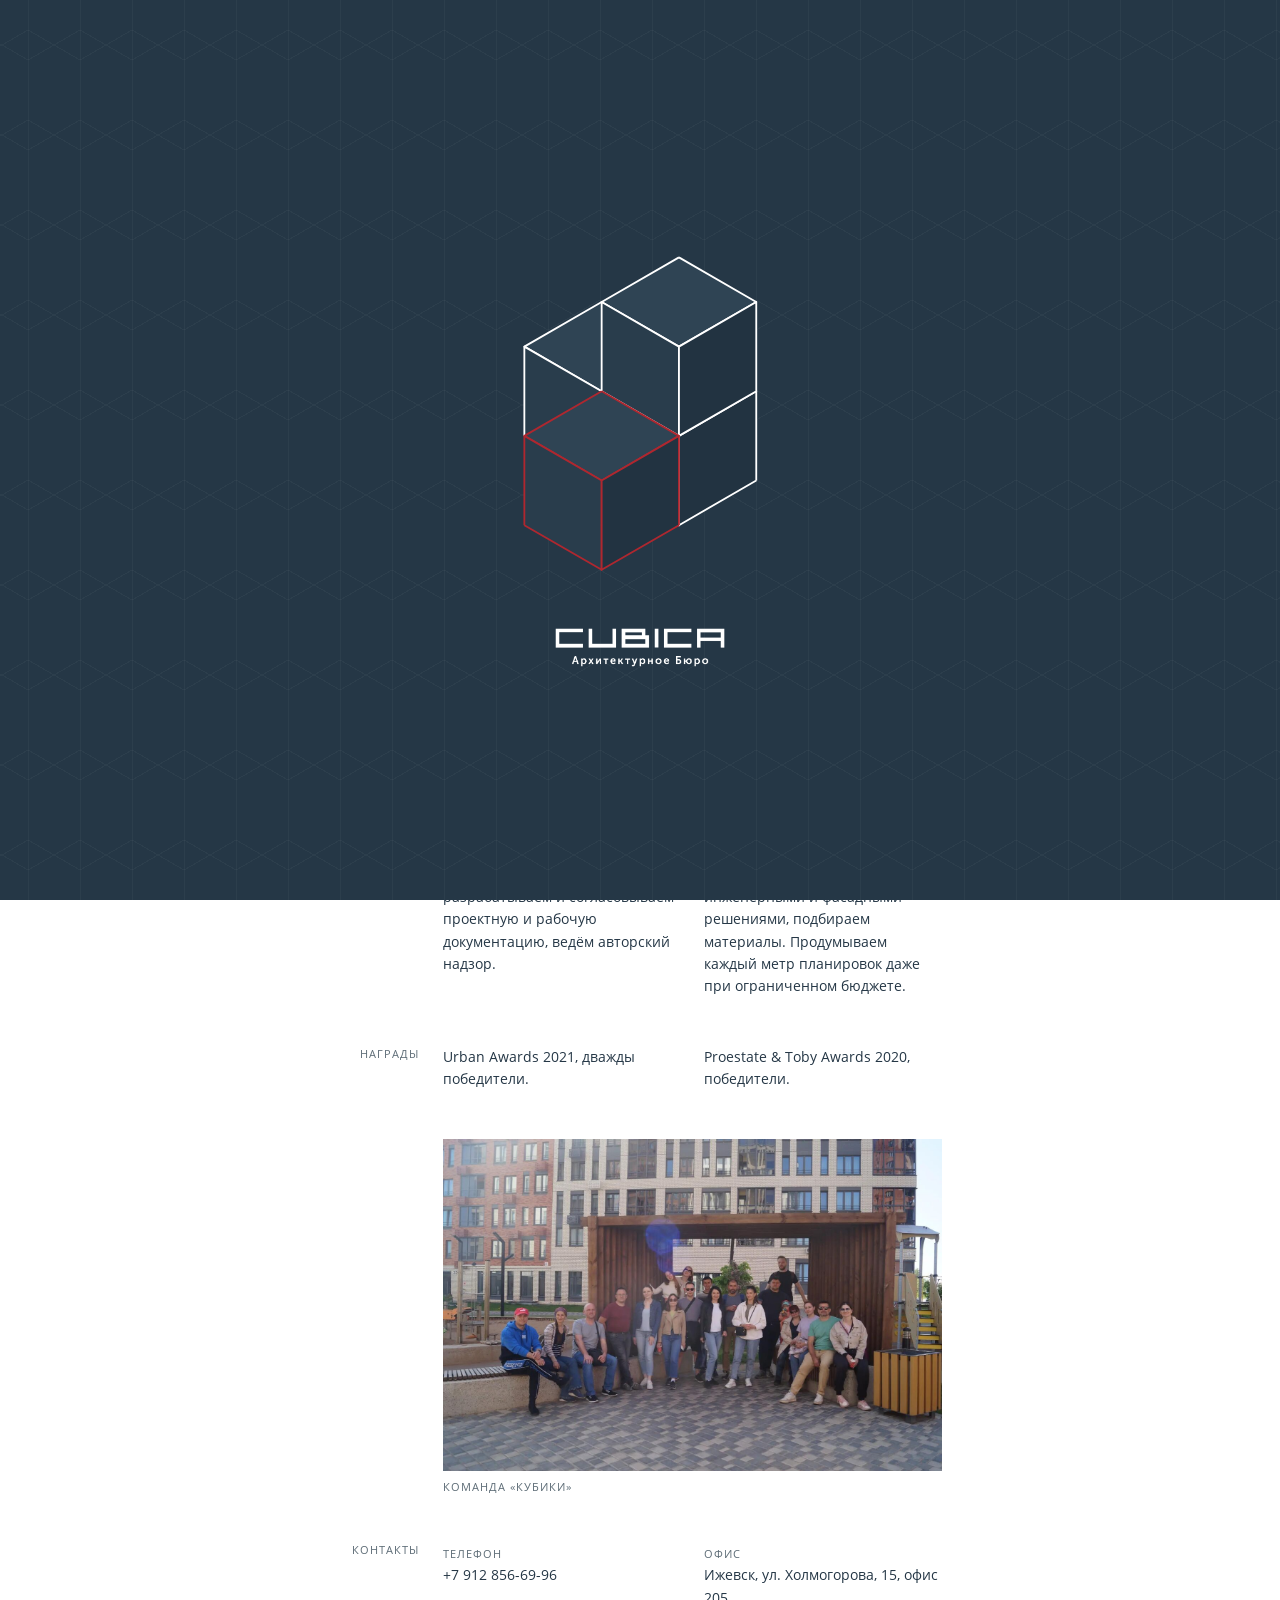
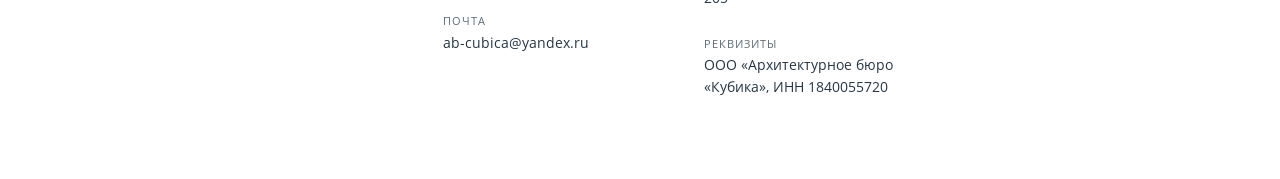
<file: about.html>
<!doctype html>
<html lang="ru">
<head>
<meta charset="utf-8">
<meta name="robots" content="noindex, nofollow">
<meta name="viewport" content="width=device-width, initial-scale=1">
<title>Бюро, архитектурное бюро «Кубика»</title>
<meta name="description" content="Архитектурное бюро «Кубика» из Ижевска: 24 специалиста, 12 реализованных проектов, победители Urban Awards.">
<link rel="stylesheet" href="assets/site.css">
</head>
<body>
<div class="pre" id="pre" aria-hidden="true">
  <div class="pre__grid"></div>
  <div class="pre__in">
    <svg class="pre__cubes" viewBox="0 0 138 178" aria-hidden="true"><g class="cube" data-i="0"><polygon class="t" pathLength="1" points="50.1,34.0 88.2,56.0 50.1,78.0 12.0,56.0"/><polygon class="l" pathLength="1" points="12.0,100.0 50.1,122.0 50.1,78.0 12.0,56.0"/><polygon class="r" pathLength="1" points="88.2,100.0 50.1,122.0 50.1,78.0 88.2,56.0"/></g><g class="cube" data-i="1"><polygon class="t" pathLength="1" points="88.2,56.0 126.3,78.0 88.2,100.0 50.1,78.0"/><polygon class="l" pathLength="1" points="50.1,122.0 88.2,144.0 88.2,100.0 50.1,78.0"/><polygon class="r" pathLength="1" points="126.3,122.0 88.2,144.0 88.2,100.0 126.3,78.0"/></g><g class="cube" data-i="2"><polygon class="t" pathLength="1" points="88.2,12.0 126.3,34.0 88.2,56.0 50.1,34.0"/><polygon class="l" pathLength="1" points="50.1,78.0 88.2,100.0 88.2,56.0 50.1,34.0"/><polygon class="r" pathLength="1" points="126.3,78.0 88.2,100.0 88.2,56.0 126.3,34.0"/></g><g class="cube" data-i="3"><polygon class="t" pathLength="1" points="50.1,78.0 88.2,100.0 50.1,122.0 12.0,100.0"/><polygon class="l" pathLength="1" points="12.0,144.0 50.1,166.0 50.1,122.0 12.0,100.0"/><polygon class="r" pathLength="1" points="88.2,144.0 50.1,166.0 50.1,122.0 88.2,100.0"/></g></svg>
    <img src="assets/img/logo-white.png" alt="">
  </div>
</div>
<header class="bar">
  <div class="bar__logo">
    <button class="burger" data-menu-open aria-controls="menu" aria-expanded="false" aria-label="Открыть меню"><i></i><i></i><i></i></button>
    <a href="index.html" aria-label="Кубика, все проекты"><img src="assets/img/logo-gunmetal-mark.png" alt="CUBICA"></a>
  </div>
  <a class="caps" href="index.html" style="justify-self:center;color:var(--muted)">Все проекты</a>
</header>
<div class="menu" id="menu" role="dialog" aria-modal="true" aria-label="Меню">
  <div class="menu__top">
    <img src="assets/img/logo-gunmetal-mark.png" alt="CUBICA">
    <button class="caps" data-menu-close>Закрыть</button>
  </div>
  <div class="menu__nav">
    <ul>
      <li><a href="index.html">Проекты</a></li>
      <li><a href="about.html">Бюро</a></li>
      <li><a href="about.html#contacts">Контакты</a></li>
    </ul>
    <div class="menu__info">
      <div><div class="caps" style="color:var(--muted)">Телефон</div><a href="tel:+79128566996">+7 912 856-69-96</a></div>
      <div><div class="caps" style="color:var(--muted)">Почта</div><a href="mailto:ab-cubica@yandex.ru">ab-cubica@yandex.ru</a></div>
      <div><div class="caps" style="color:var(--muted)">Офис</div>Ижевск, ул. Холмогорова, 15, офис 205</div>
    </div>
  </div>
  <div class="menu__foot caps"><span>Архитектурное бюро «Кубика»</span><span>ИНН 1840055720</span></div>
</div>
<main class="about">
  <div class="about__side caps">Бюро</div>
  <p class="about__lead">У архитектора нет задачи самовыразиться. Есть цель: уместный и сомасштабный проект, востребованный на рынке.</p>
  <figure class="about__photo"><img src="assets/img/founders.jpg" alt="Игорь Алексеев и Елена Буланкина"><figcaption class="caps">Игорь Алексеев и Елена Буланкина, основатели</figcaption></figure>
  <div class="about__side caps">В цифрах</div>
  <div class="about__facts">
    <div><b>12</b><span class="caps">реализованных проектов</span></div>
    <div><b>20 000</b><span class="caps">человек живут в наших домах</span></div>
    <div><b>24</b><span class="caps">специалиста в команде</span></div>
    <div><b>2×</b><span class="caps">Urban Awards, 2021</span></div>
  </div>
  <div class="about__side caps">Как работаем</div>
  <div class="about__two">
    <p>Проектируем жилые и общественные здания, разрабатываем и согласовываем проектную и рабочую документацию, ведём авторский надзор.</p>
    <p>Участвуем в строительстве всех объектов: помогаем с инженерными и фасадными решениями, подбираем материалы. Продумываем каждый метр планировок даже при ограниченном бюджете.</p>
  </div>
  <div class="about__side caps">Награды</div>
  <div class="about__two">
    <p>Urban Awards 2021, дважды победители.</p>
    <p>Proestate &amp; Toby Awards 2020, победители.</p>
  </div>
  <figure class="about__photo"><img src="assets/img/team.jpg" alt="Команда бюро" loading="lazy"><figcaption class="caps">Команда «Кубики»</figcaption></figure>
  <div class="about__side caps" id="contacts">Контакты</div>
  <div class="about__two">
    <p><span class="caps" style="color:var(--muted)">Телефон</span><br><a href="tel:+79128566996">+7 912 856-69-96</a><br><br><span class="caps" style="color:var(--muted)">Почта</span><br><a href="mailto:ab-cubica@yandex.ru">ab-cubica@yandex.ru</a></p>
    <p><span class="caps" style="color:var(--muted)">Офис</span><br>Ижевск, ул. Холмогорова, 15, офис 205<br><br><span class="caps" style="color:var(--muted)">Реквизиты</span><br>ООО «Архитектурное бюро «Кубика», ИНН 1840055720</p>
  </div>
</main>
<script src="assets/preloader.js"></script>
<script src="assets/site.js"></script>
<script src="assets/cubes-live.js"></script>
</body>
</html>
</file>
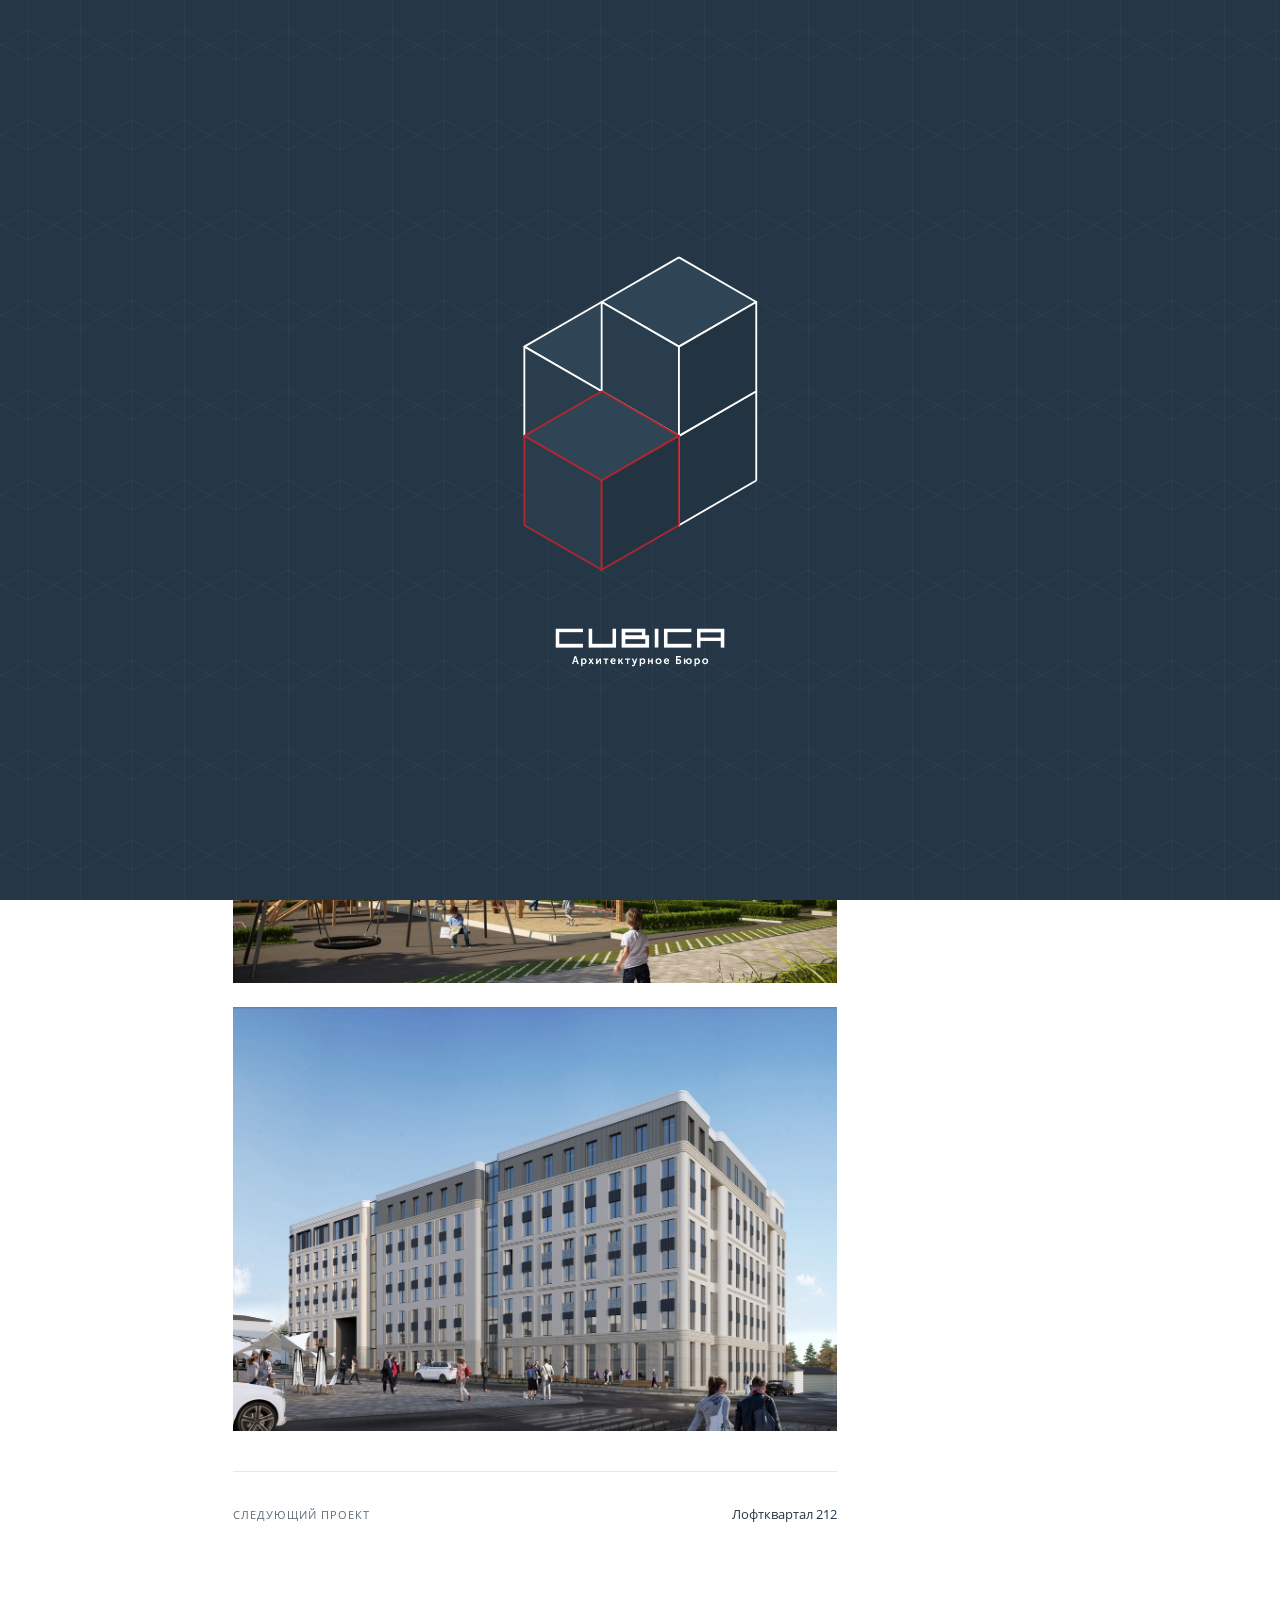
<file: dom-na-krasnoy.html>
<!doctype html>
<html lang="ru">
<head>
<meta charset="utf-8">
<meta name="robots" content="noindex, nofollow">
<meta name="viewport" content="width=device-width, initial-scale=1">
<title>Дом на Красной, архитектурное бюро «Кубика»</title>
<meta name="description" content="Жилой комплекс в историческом центре Ижевска: неоклассика, арка в три этажа и тихий двор.">
<link rel="stylesheet" href="assets/site.css">
</head>
<body>
<div class="pre" id="pre" aria-hidden="true">
  <div class="pre__grid"></div>
  <div class="pre__in">
    <svg class="pre__cubes" viewBox="0 0 138 178" aria-hidden="true"><g class="cube" data-i="0"><polygon class="t" pathLength="1" points="50.1,34.0 88.2,56.0 50.1,78.0 12.0,56.0"/><polygon class="l" pathLength="1" points="12.0,100.0 50.1,122.0 50.1,78.0 12.0,56.0"/><polygon class="r" pathLength="1" points="88.2,100.0 50.1,122.0 50.1,78.0 88.2,56.0"/></g><g class="cube" data-i="1"><polygon class="t" pathLength="1" points="88.2,56.0 126.3,78.0 88.2,100.0 50.1,78.0"/><polygon class="l" pathLength="1" points="50.1,122.0 88.2,144.0 88.2,100.0 50.1,78.0"/><polygon class="r" pathLength="1" points="126.3,122.0 88.2,144.0 88.2,100.0 126.3,78.0"/></g><g class="cube" data-i="2"><polygon class="t" pathLength="1" points="88.2,12.0 126.3,34.0 88.2,56.0 50.1,34.0"/><polygon class="l" pathLength="1" points="50.1,78.0 88.2,100.0 88.2,56.0 50.1,34.0"/><polygon class="r" pathLength="1" points="126.3,78.0 88.2,100.0 88.2,56.0 126.3,34.0"/></g><g class="cube" data-i="3"><polygon class="t" pathLength="1" points="50.1,78.0 88.2,100.0 50.1,122.0 12.0,100.0"/><polygon class="l" pathLength="1" points="12.0,144.0 50.1,166.0 50.1,122.0 12.0,100.0"/><polygon class="r" pathLength="1" points="88.2,144.0 50.1,166.0 50.1,122.0 88.2,100.0"/></g></svg>
    <img src="assets/img/logo-white.png" alt="">
  </div>
</div>
<header class="bar">
  <div class="bar__logo">
    <button class="burger" data-menu-open aria-controls="menu" aria-expanded="false" aria-label="Открыть меню"><i></i><i></i><i></i></button>
    <a href="index.html" aria-label="Кубика, все проекты"><img src="assets/img/logo-gunmetal-mark.png" alt="CUBICA"></a>
  </div>
  <a class="caps" href="index.html" style="justify-self:center;color:var(--muted)">Все проекты</a>
</header>
<div class="menu" id="menu" role="dialog" aria-modal="true" aria-label="Меню">
  <div class="menu__top">
    <img src="assets/img/logo-gunmetal-mark.png" alt="CUBICA">
    <button class="caps" data-menu-close>Закрыть</button>
  </div>
  <div class="menu__nav">
    <ul>
      <li><a href="index.html">Проекты</a></li>
      <li><a href="about.html">Бюро</a></li>
      <li><a href="about.html#contacts">Контакты</a></li>
    </ul>
    <div class="menu__info">
      <div><div class="caps" style="color:var(--muted)">Телефон</div><a href="tel:+79128566996">+7 912 856-69-96</a></div>
      <div><div class="caps" style="color:var(--muted)">Почта</div><a href="mailto:ab-cubica@yandex.ru">ab-cubica@yandex.ru</a></div>
      <div><div class="caps" style="color:var(--muted)">Офис</div>Ижевск, ул. Холмогорова, 15, офис 205</div>
    </div>
  </div>
  <div class="menu__foot caps"><span>Архитектурное бюро «Кубика»</span><span>ИНН 1840055720</span></div>
</div>
<main class="proj">
  <aside class="passport">
    <div><h1>Дом на Красной</h1><div class="caps" style="color:var(--muted)">Ижевск</div></div>
    <dl class="caps">
      <div><dt>Заказчик</dt><dd>УралДомСтрой</dd></div>
      <div><dt>Тип</dt><dd>Жилой комплекс</dd></div>
      <div><dt>Этажность</dt><dd>8-9 этажей</dd></div>
      <div><dt>Статус</dt><dd>Строится</dd></div>
      <div><dt>Место</dt><dd>Красная, Пастухова, Карла Маркса</dd></div>
    </dl>
  </aside>
  <div class="shots">
    <img src="assets/img/krasnaya-cover.jpg" alt="Дом на Красной, общий вид">
    <img src="assets/img/krasnaya-dvor.jpg" alt="Дом на Красной, двор" loading="lazy">
    <img src="assets/img/krasnaya-fasad.jpg" alt="Дом на Красной, фасад" loading="lazy">
  </div>
  <article class="text">
    <p>Жилой комплекс в историческом центре Ижевска, рядом с «Домом чиновника Охизина» 1914 года, памятником архитектуры регионального значения.</p>
    <h2>Среда</h2>
    <p>Основа проекта: новое прочтение классической архитектуры центра Ижевска. Приёмы неоклассицизма (минимализм, симметрия, спокойная гамма) выполнены в современных материалах. Стены из керамических блоков Porotherm, облицовка из стеклофибробетона добавляет фасаду пластику и ритм.</p>
    <h2>Памятник</h2>
    <p>Чтобы сохранить вид на «Дом Охизина», высоту ограничили восемью этажами, а обзор открыли широкой аркой высотой в три этажа. Памятник просматривается в том числе из двора.</p>
    <h2>Двор</h2>
    <p>Двор остаётся уединённым, несмотря на открытые виды, а шумоизолирующие материалы держат тишину в квартирах и подъездах.</p>
  </article>
  <a class="next" href="index.html#loft"><span class="caps" style="color:var(--muted)">Следующий проект</span><b>Лофтквартал 212</b></a>
</main>
<script src="assets/preloader.js"></script>
<script src="assets/site.js"></script>
<script src="assets/cubes-live.js"></script>
</body>
</html>
</file>
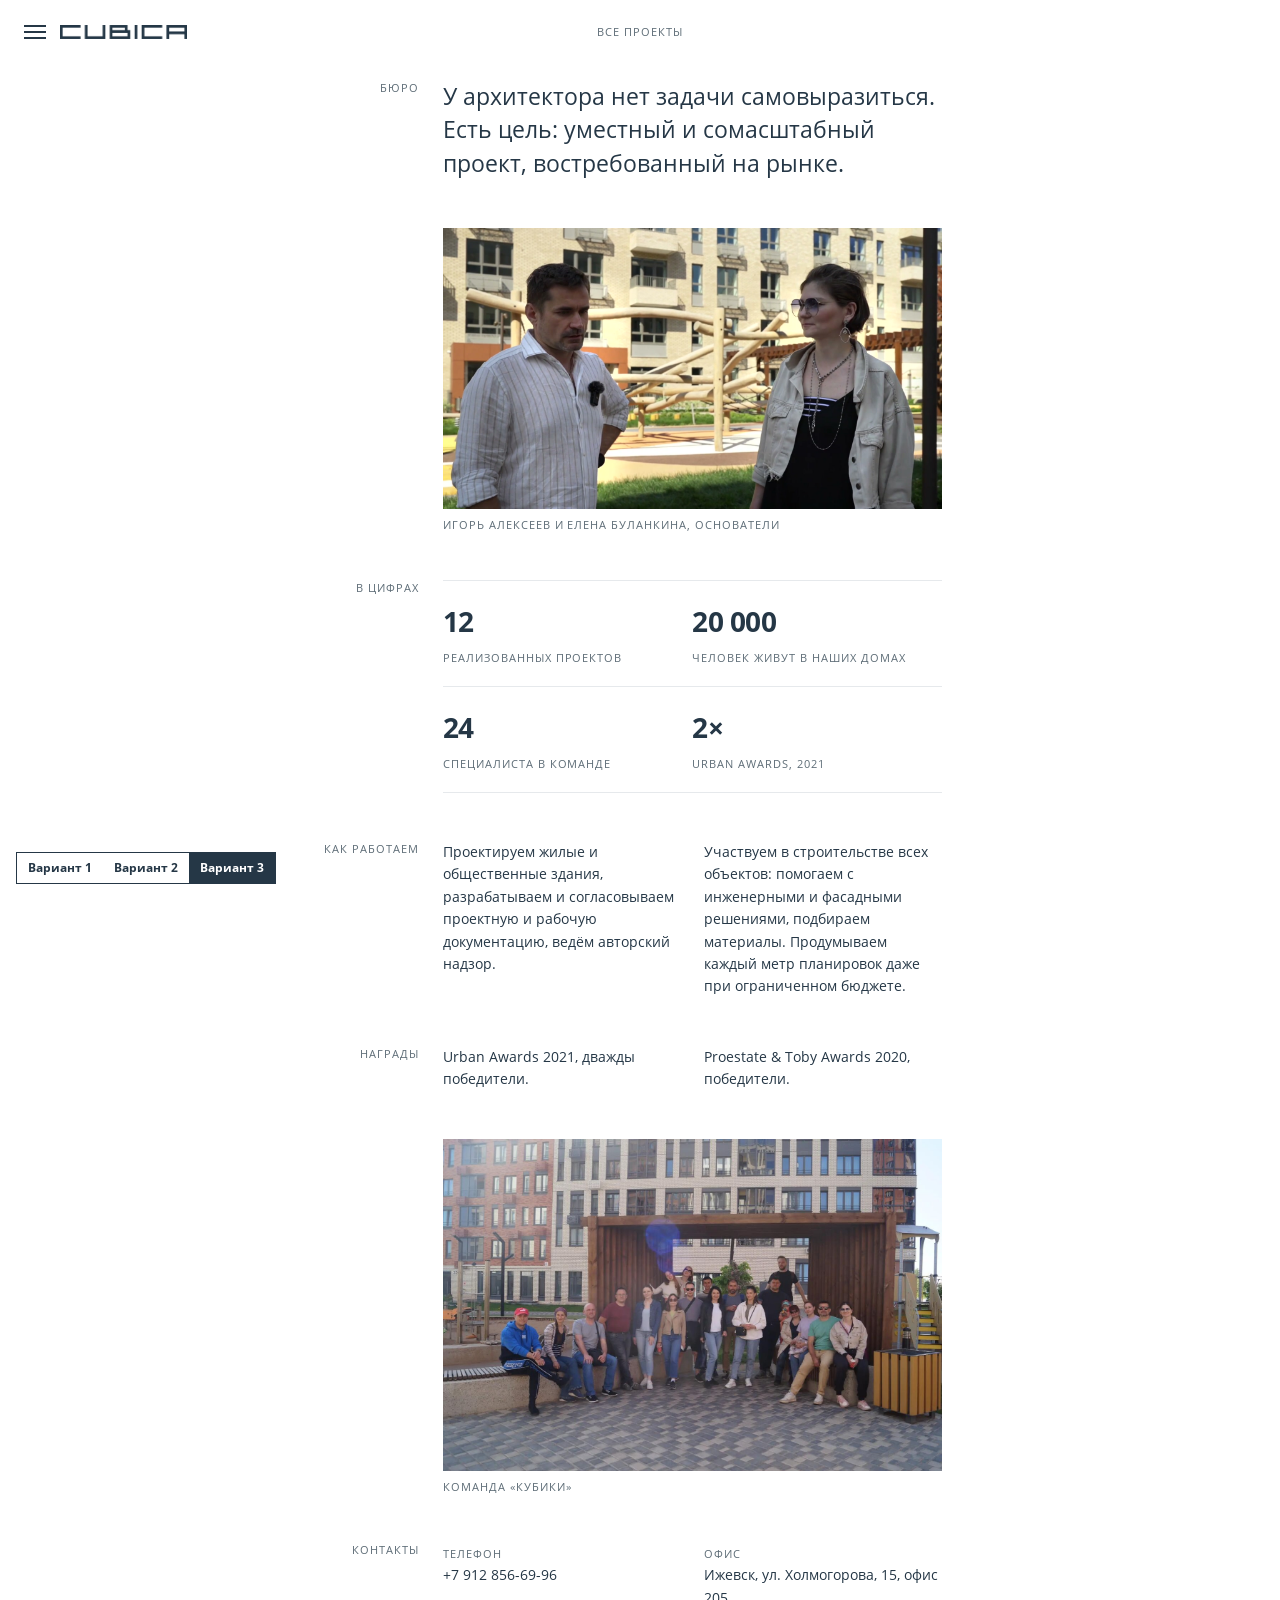
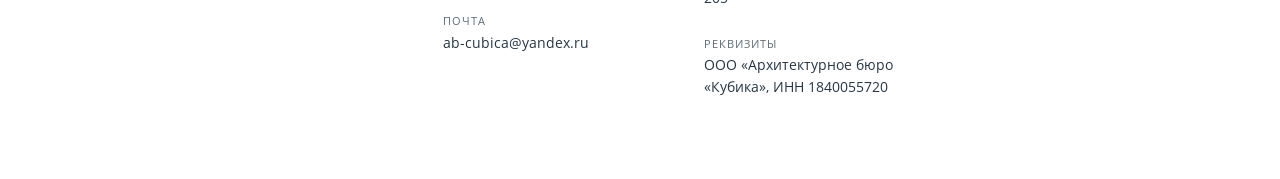
<file: v3/about.html>
<!doctype html>
<html lang="ru">
<head>
<meta charset="utf-8">
<meta name="robots" content="noindex, nofollow">
<meta name="viewport" content="width=device-width, initial-scale=1">
<title>Бюро, архитектурное бюро «Кубика»</title>
<meta name="description" content="Архитектурное бюро «Кубика» из Ижевска: 24 специалиста, 12 реализованных проектов, победители Urban Awards.">
<link rel="stylesheet" href="v3.css">
</head>
<body>
<header class="bar">
  <div class="bar__logo">
    <button class="burger" data-menu-open aria-controls="menu" aria-expanded="false" aria-label="Открыть меню"><i></i><i></i><i></i></button>
    <a href="index.html" aria-label="Кубика, все проекты"><img src="../assets/img/logo-gunmetal-mark.png" alt="CUBICA"></a>
  </div>
  <a class="caps" href="index.html" style="justify-self:center;color:var(--muted)">Все проекты</a>
</header>
<div class="menu" id="menu" role="dialog" aria-modal="true" aria-label="Меню">
  <div class="menu__top">
    <img src="../assets/img/logo-gunmetal-mark.png" alt="CUBICA">
    <button class="caps" data-menu-close>Закрыть</button>
  </div>
  <div class="menu__nav">
    <ul>
      <li><a href="index.html">Проекты</a></li>
      <li><a href="about.html">Бюро</a></li>
      <li><a href="about.html#contacts">Контакты</a></li>
    </ul>
    <div class="menu__info">
      <div><div class="caps" style="color:var(--muted)">Телефон</div><a href="tel:+79128566996">+7 912 856-69-96</a></div>
      <div><div class="caps" style="color:var(--muted)">Почта</div><a href="mailto:ab-cubica@yandex.ru">ab-cubica@yandex.ru</a></div>
      <div><div class="caps" style="color:var(--muted)">Офис</div>Ижевск, ул. Холмогорова, 15, офис 205</div>
    </div>
  </div>
  <div class="menu__foot caps"><span>Архитектурное бюро «Кубика»</span><span>ИНН 1840055720</span></div>
</div>
<main class="about">
  <div class="about__side caps">Бюро</div>
  <p class="about__lead">У архитектора нет задачи самовыразиться. Есть цель: уместный и сомасштабный проект, востребованный на рынке.</p>
  <figure class="about__photo"><img src="../assets/img/founders.jpg" alt="Игорь Алексеев и Елена Буланкина"><figcaption class="caps">Игорь Алексеев и Елена Буланкина, основатели</figcaption></figure>
  <div class="about__side caps">В цифрах</div>
  <div class="about__facts">
    <div><b>12</b><span class="caps">реализованных проектов</span></div>
    <div><b>20 000</b><span class="caps">человек живут в наших домах</span></div>
    <div><b>24</b><span class="caps">специалиста в команде</span></div>
    <div><b>2×</b><span class="caps">Urban Awards, 2021</span></div>
  </div>
  <div class="about__side caps">Как работаем</div>
  <div class="about__two">
    <p>Проектируем жилые и общественные здания, разрабатываем и согласовываем проектную и рабочую документацию, ведём авторский надзор.</p>
    <p>Участвуем в строительстве всех объектов: помогаем с инженерными и фасадными решениями, подбираем материалы. Продумываем каждый метр планировок даже при ограниченном бюджете.</p>
  </div>
  <div class="about__side caps">Награды</div>
  <div class="about__two">
    <p>Urban Awards 2021, дважды победители.</p>
    <p>Proestate &amp; Toby Awards 2020, победители.</p>
  </div>
  <figure class="about__photo"><img src="../assets/img/team.jpg" alt="Команда бюро" loading="lazy"><figcaption class="caps">Команда «Кубики»</figcaption></figure>
  <div class="about__side caps" id="contacts">Контакты</div>
  <div class="about__two">
    <p><span class="caps" style="color:var(--muted)">Телефон</span><br><a href="tel:+79128566996">+7 912 856-69-96</a><br><br><span class="caps" style="color:var(--muted)">Почта</span><br><a href="mailto:ab-cubica@yandex.ru">ab-cubica@yandex.ru</a></p>
    <p><span class="caps" style="color:var(--muted)">Офис</span><br>Ижевск, ул. Холмогорова, 15, офис 205<br><br><span class="caps" style="color:var(--muted)">Реквизиты</span><br>ООО «Архитектурное бюро «Кубика», ИНН 1840055720</p>
  </div>
</main>
<nav class="variant" aria-label="Варианты превью"><a href="../index.html">Вариант 1</a><a href="../v2/index.html">Вариант 2</a><a href="about.html" aria-current="page">Вариант 3</a></nav>
<script src="v3.js"></script>
</body>
</html>
</file>
<file: assets/site.css>
/* Кубика, вариант 3: имиджевый каталог в духе big.dk.
   Белый фон, gunmetal вместо чёрного, мелкий Open Sans капсом, brick только как метка активного. */
@font-face { font-family: "Exo 2"; src: url("fonts/Exo2-SemiBold.ttf") format("truetype"); font-weight: 600; font-display: swap; }
@font-face { font-family: "Open Sans"; src: url("fonts/OpenSans-Regular.ttf") format("truetype"); font-weight: 400; font-display: swap; }
@font-face { font-family: "Open Sans"; src: url("fonts/OpenSans-Bold.ttf") format("truetype"); font-weight: 700; font-display: swap; }
@font-face { font-family: "Open Sans"; src: url("fonts/OpenSans-LightItalic.ttf") format("truetype"); font-weight: 300; font-style: italic; font-display: swap; }

:root {
  --white: #ffffff;
  --ink: #253746;     /* gunmetal */
  --slate: #768692;
  --muted: #5d6c76;   /* slate потемнее для мелкого текста */
  --brick: #af272f;
  --hair: #e6e9ec;
  --bar: 64px;
  --ease: cubic-bezier(.16, 1, .3, 1);
}
* { box-sizing: border-box; }
body { margin: 0; background: var(--white); color: var(--ink); font: 400 15px/1.6 "Open Sans", Arial, sans-serif; -webkit-font-smoothing: antialiased; }
img { display: block; max-width: 100%; }
a { color: inherit; text-decoration: none; }
button { font: inherit; color: inherit; background: none; border: 0; padding: 0; cursor: pointer; }
:focus-visible { outline: 2px solid var(--brick); outline-offset: 3px; }
.caps { font-size: 11px; line-height: 1.4; letter-spacing: .09em; text-transform: uppercase; }

/* Живые кубы в левом поле (assets/cubes-live.js) */
.live-cubes { position: fixed; inset: 0; z-index: 0; pointer-events: none; }
.home, .proj, .about { position: relative; z-index: 1; }


/* Прелоадер: фирменный синий экран, кубы вычерчиваются по изометрической сетке (гайдбук, «Фирменные элементы») */
.pre { position: fixed; inset: 0; z-index: 90; background: var(--ink); display: grid; place-items: center; overflow: hidden;
  transform: translateY(0); transition: transform .9s cubic-bezier(.76, 0, .24, 1); }
.pre--out { transform: translateY(-100%); }
.pre__grid { position: absolute; inset: -10%; opacity: .5;
  background-image:
    linear-gradient(90deg, rgba(255,255,255,.07) 1px, transparent 1px),
    linear-gradient(30deg, transparent calc(50% - .5px), rgba(255,255,255,.07) calc(50% - .5px), rgba(255,255,255,.07) calc(50% + .5px), transparent calc(50% + .5px)),
    linear-gradient(150deg, transparent calc(50% - .5px), rgba(255,255,255,.07) calc(50% - .5px), rgba(255,255,255,.07) calc(50% + .5px), transparent calc(50% + .5px));
  background-size: 52px 90px; }
.pre__in { position: relative; display: grid; justify-items: center; gap: 34px; }
.pre__in img { width: clamp(110px, 14vw, 170px); opacity: 0; transition: opacity .8s var(--ease) .15s; }
.pre.logo .pre__in img { opacity: 1; }
.pre__cubes { width: clamp(180px, 22vw, 280px); height: auto; overflow: visible; }
.pre__cubes polygon { stroke: var(--white); stroke-width: .9; stroke-linejoin: round;
  stroke-dasharray: 1; stroke-dashoffset: 1; fill: transparent;   /* длина контура нормирована атрибутом pathLength */
  transition: stroke-dashoffset .8s var(--ease), fill .8s var(--ease); }
/* грани заливаются фоном: ближний куб перекрывает дальний, как на чертеже в гайдбуке */
.pre__cubes .cube.on polygon.t { fill: #2f4454; }
.pre__cubes .cube.on polygon.l { fill: #293d4c; }
.pre__cubes .cube.on polygon.r { fill: #223341; }
.pre__cubes .cube.on polygon { stroke-dashoffset: 0; }
.pre__cubes .cube.on:last-child polygon { stroke: var(--brick); }
.pre__cubes .cube polygon.l { transition-delay: .14s; }
.pre__cubes .cube polygon.r { transition-delay: .28s; }

@media (prefers-reduced-motion: reduce) { .pre { display: none; } }

/* Пока фото не загрузилось, на его месте светлая заливка кадра */
.js-img .shot img, .js-img .shots img, .js-img .about img { opacity: 0; transition: opacity .6s var(--ease); }
.js-img .shot img.ready, .js-img .shots img.ready, .js-img .about img.ready { opacity: 1; }

/* Верхняя панель */
.bar { position: fixed; inset: 0 0 auto; height: var(--bar); z-index: 30; background: rgba(255,255,255,.96); display: grid; grid-template-columns: 1fr auto 1fr; align-items: center; padding: 0 24px; }
.bar__logo { justify-self: start; display: flex; align-items: center; gap: 14px; }
.bar__logo img { height: 14px; width: auto; }
.burger { width: 22px; height: 14px; display: grid; align-content: space-between; }
.burger i { display: block; height: 2px; background: var(--ink); }
.filters { display: flex; align-items: center; gap: 28px; }
.filters button { color: var(--muted); padding: 6px 0; position: relative; }
.filters button:hover { color: var(--ink); }
.filters button[aria-pressed="true"] { color: var(--ink); }
.filters button[aria-pressed="true"]::before { content: ""; position: absolute; left: -11px; top: 50%; width: 5px; height: 5px; margin-top: -3px; background: var(--brick); }
.filters .sep { width: 1px; height: 12px; background: var(--hair); }
.search { justify-self: end; display: flex; align-items: center; gap: 8px; border-bottom: 1px solid transparent; }
.search:focus-within { border-bottom-color: var(--ink); }
.search svg { width: 12px; height: 12px; stroke: var(--ink); fill: none; stroke-width: 1.6; }
.search input { width: 150px; border: 0; padding: 6px 0; font: inherit; color: var(--ink); background: none; outline: none; }
.search input::placeholder { color: var(--muted); }

/* Главная: список проектов сверху вниз. Клик раскрывает проект: обложка становится лентой всех фото. */
.home { padding: calc(var(--bar) + 24px) 24px 120px; }
.row { display: grid; grid-template-columns: repeat(12, minmax(0, 1fr)); gap: 0 24px; margin-bottom: 40px; scroll-margin-top: calc(var(--bar) + 16px); }
/* Появление при прокрутке включается только если работает скрипт */
.js-rows .row { opacity: 0; transform: translateY(18px); transition: opacity .7s var(--ease), transform .7s var(--ease); }
.js-rows .row.seen { opacity: 1; transform: none; }
.row[hidden] { display: none; }
.row__meta { grid-column: 1 / span 4; justify-self: end; text-align: right; display: grid; justify-items: end; align-content: start; }
.row__toggle { display: grid; justify-items: end; gap: 10px; text-align: right; cursor: pointer; }
.row__toggle b { font-weight: 400; font-size: 13px; line-height: 1.3; }
.row__toggle .caps { color: var(--muted); margin-top: -8px; }
.row__toggle { padding-top: 2px; }
.row__toggle:hover b, .row.open .row__toggle b { color: var(--brick); }

/* Детали раскрываются плавно: grid-rows 0fr -> 1fr */
.row__more { display: grid; grid-template-rows: 0fr; transition: grid-template-rows .6s var(--ease); }
.row.open .row__more { grid-template-rows: 1fr; }
.row__inner { overflow: hidden; display: grid; justify-items: end; gap: 18px; min-height: 0; }
.row__inner dl { margin: 22px 0 0; display: grid; gap: 12px; }
.row__inner dt { color: var(--muted); }
.row__inner dd { margin: 2px 0 0; color: var(--ink); }
.row__nav { display: flex; align-items: center; gap: 14px; }
.row__nav button:hover, .row__close:hover, .row__link:hover { color: var(--brick); }
.row__nav button:disabled { opacity: .35; cursor: default; }
.row__count { color: var(--muted); min-width: 44px; text-align: center; }
.row__link { border-bottom: 1px solid currentColor; }
.row__close { color: var(--muted); }

/* Медиа-колонка тянется до правого края экрана. Все кадры одного размера. */
.row__media { grid-column: 5 / -1; margin-right: -24px; container-type: inline-size; min-width: 0;
  transform: scale(var(--rs, 1)); transform-origin: left center; opacity: var(--ro, 1); will-change: transform; }
.strip { --cw: 58cqi; --h: calc(var(--cw) * 0.72); display: flex; gap: 16px; align-items: center; height: var(--h); width: var(--cw); overflow: hidden; cursor: pointer; transition: width .7s var(--ease); scrollbar-width: none; }
.strip::-webkit-scrollbar { display: none; }
.shot { margin: 0; flex: none; width: var(--cw); height: var(--h); overflow: hidden; background: #eef1f3; scroll-snap-align: start;
  transform: scale(var(--s, 1)); opacity: var(--o, 1); transition: opacity .3s linear; will-change: transform; }
.shot img { width: 112%; max-width: none; height: 114%; object-fit: cover; margin: -7% 0 0 -6%;
  transform: translate3d(var(--px, 0), var(--py, 0), 0); -webkit-user-drag: none; user-select: none; }
.row:not(.open) .strip:hover .shot img { scale: 1.03; transition: scale 1s var(--ease); }
.shot + .shot { opacity: 0; transition: opacity .5s var(--ease) .15s; }
.row.open .strip { width: 100%; overflow-x: auto; scroll-snap-type: x mandatory; cursor: grab; padding-right: 24px; }
.row.open .strip.drag { scroll-snap-type: none; user-select: none; }
.row.open .shot + .shot { opacity: var(--o, 1); }

.empty { color: var(--muted); padding: 40px 0; text-align: center; }

/* Меню */
.menu { position: fixed; inset: 0; z-index: 60; background: var(--white); padding: 0 24px; display: grid; grid-template-columns: minmax(0, 1fr); grid-template-rows: var(--bar) 1fr auto; transform: translateY(-100%); transition: transform .6s var(--ease); visibility: hidden; }
.menu.open { transform: none; visibility: visible; }
.menu__top { display: flex; align-items: center; justify-content: space-between; }
.menu__top img { height: 14px; width: auto; }
.menu__nav { align-self: center; display: grid; grid-template-columns: repeat(12, minmax(0, 1fr)); gap: 24px; }
.menu__nav ul { grid-column: 5 / span 4; list-style: none; margin: 0; padding: 0; }
.menu__nav li a { display: block; font: 700 clamp(32px, 4vw, 56px)/1.15 "Open Sans", sans-serif; letter-spacing: -.02em; }
.menu__nav li a:hover { color: var(--brick); }
.menu__info { grid-column: 9 / span 3; align-self: end; display: grid; gap: 18px; }
.menu__info a:hover { color: var(--brick); }
.menu__foot { padding: 24px 0; color: var(--muted); display: flex; justify-content: space-between; gap: 16px; flex-wrap: wrap; }

/* Страница проекта: паспорт / фото / текст */
.proj { padding: calc(var(--bar) + 16px) 24px 80px; display: grid; grid-template-columns: repeat(12, minmax(0, 1fr)); gap: 24px; align-items: start; }
.passport { grid-column: 1 / span 2; position: sticky; top: calc(var(--bar) + 16px); display: grid; gap: 22px; }
.passport h1 { font: 600 20px/1.2 "Exo 2", sans-serif; margin: 10px 0 0; }
.passport dl { margin: 0; display: grid; gap: 14px; }
.passport dt { color: var(--muted); }
.passport dd { margin: 2px 0 0; font-size: 13px; text-transform: uppercase; letter-spacing: .04em; }
.passport .back { color: var(--muted); }
.passport .back:hover { color: var(--brick); }
.shots { grid-column: 3 / span 6; display: grid; gap: 24px; }
.shots img { width: 100%; height: auto; }
.text { grid-column: 9 / span 3; position: sticky; top: calc(var(--bar) + 16px); display: grid; gap: 14px; font-size: 14px; }
.text p { margin: 0; }
.text h2 { font: 700 11px/1.4 "Open Sans", sans-serif; letter-spacing: .09em; text-transform: uppercase; color: var(--muted); margin: 14px 0 -8px; }
.next { grid-column: 3 / span 6; display: flex; justify-content: space-between; align-items: center; padding-top: 32px; margin-top: 16px; border-top: 1px solid var(--hair); }
.next b { font-weight: 400; font-size: 13px; }
.next:hover b { color: var(--brick); }

/* Страница «Бюро» */
.about { padding: calc(var(--bar) + 16px) 24px 80px; display: grid; grid-template-columns: repeat(12, minmax(0, 1fr)); gap: 48px 24px; }
.about__lead { grid-column: 5 / span 5; font-size: clamp(20px, 1.8vw, 26px); line-height: 1.45; margin: 0; }
.about figure { margin: 0; }
.about__photo { grid-column: 5 / span 5; }
.about__side { grid-column: 1 / span 4; justify-self: end; text-align: right; color: var(--muted); }
.about__facts { grid-column: 5 / span 5; display: grid; grid-template-columns: repeat(2, 1fr); border-top: 1px solid var(--hair); }
.about__facts div { padding: 18px 0; border-bottom: 1px solid var(--hair); }
.about__facts b { display: block; font-size: 28px; font-weight: 700; letter-spacing: -.02em; }
.about__facts .caps { color: var(--muted); }
.about__two { grid-column: 5 / span 5; display: grid; grid-template-columns: 1fr 1fr; gap: 24px; }
.about__two p { margin: 0; font-size: 14px; }
.about figcaption { margin-top: 8px; color: var(--muted); }

@media (max-width: 1100px) {
  .filters { gap: 20px; }
  .search input { width: 110px; }
  .passport { grid-column: 1 / span 3; }
  .shots { grid-column: 4 / span 9; }
  .text { grid-column: 4 / span 9; position: static; }
  .next { grid-column: 4 / span 9; }
}
@media (max-width: 860px) {
  .home { padding: calc(var(--bar) + 16px) 16px 80px; }
  .row { display: block; margin-bottom: 36px; }
  .row__meta, .row__toggle, .row__inner { justify-self: stretch; justify-items: start; text-align: left; }
  .row__toggle { grid-template-columns: 1fr auto; align-items: baseline; width: 100%; }
  .row__toggle .caps { margin: 0; }
  .row__inner { grid-template-columns: 1fr; padding-bottom: 12px; }
  .row__inner dl { grid-template-columns: 1fr 1fr; width: 100%; margin-top: 16px; }
  .row__media { margin: 10px -16px 0 0; }
  .strip, .row.open .strip { --cw: 100cqi; }
  .row.open .strip { --cw: 86cqi; }
  .bar { grid-template-columns: 1fr auto; height: auto; padding: 14px 16px 10px; row-gap: 10px; }
  .filters { grid-column: 1 / -1; grid-row: 2; overflow-x: auto; gap: 22px; padding-left: 12px; scrollbar-width: none; }
  .filters button { white-space: nowrap; }
  .search input { width: 90px; }
  :root { --bar: 92px; }
  .item__meta { width: 100%; flex-direction: row; align-items: center; justify-content: flex-start; text-align: left; margin-bottom: 10px; }
  .item__meta .caps { margin: 0 0 0 auto; }
  .proj, .about { display: block; }
  .passport, .text { position: static; margin-bottom: 28px; }
  .passport dl { grid-template-columns: 1fr 1fr; }
  .shots { margin-bottom: 28px; }
  .about > * { margin-bottom: 32px; }
  .about__side { text-align: left; }
  .about__two, .about__facts { grid-template-columns: 1fr; }
  .menu__nav ul, .menu__info { grid-column: 1 / -1; }
  .menu__nav { align-self: start; padding-top: 32px; }
}
@media (prefers-reduced-motion: reduce) {
  .js-rows .row { opacity: 1; transform: none; }
  *, *::before, *::after { transition: none !important; animation: none !important; }
}
</file>
<file: v3/v3.css>
/* Кубика, вариант 3: имиджевый каталог в духе big.dk.
   Белый фон, gunmetal вместо чёрного, мелкий Open Sans капсом, brick только как метка активного. */
@font-face { font-family: "Exo 2"; src: url("../assets/fonts/Exo2-SemiBold.ttf") format("truetype"); font-weight: 600; font-display: swap; }
@font-face { font-family: "Open Sans"; src: url("../assets/fonts/OpenSans-Regular.ttf") format("truetype"); font-weight: 400; font-display: swap; }
@font-face { font-family: "Open Sans"; src: url("../assets/fonts/OpenSans-Bold.ttf") format("truetype"); font-weight: 700; font-display: swap; }
@font-face { font-family: "Open Sans"; src: url("../assets/fonts/OpenSans-LightItalic.ttf") format("truetype"); font-weight: 300; font-style: italic; font-display: swap; }

:root {
  --white: #ffffff;
  --ink: #253746;     /* gunmetal */
  --slate: #768692;
  --muted: #5d6c76;   /* slate потемнее для мелкого текста */
  --brick: #af272f;
  --hair: #e6e9ec;
  --bar: 64px;
  --ease: cubic-bezier(.16, 1, .3, 1);
}
* { box-sizing: border-box; }
body { margin: 0; background: var(--white); color: var(--ink); font: 400 15px/1.6 "Open Sans", Arial, sans-serif; -webkit-font-smoothing: antialiased; }
img { display: block; max-width: 100%; }
a { color: inherit; text-decoration: none; }
button { font: inherit; color: inherit; background: none; border: 0; padding: 0; cursor: pointer; }
:focus-visible { outline: 2px solid var(--brick); outline-offset: 3px; }
.caps { font-size: 11px; line-height: 1.4; letter-spacing: .09em; text-transform: uppercase; }

/* Заставка: логотип на gunmetal, один раз за сессию */
.intro { position: fixed; inset: 0; z-index: 100; background: var(--ink); display: grid; place-items: center; transition: opacity .6s var(--ease), visibility .6s; }
.intro img { width: 120px; }
.intro.gone { opacity: 0; visibility: hidden; }

/* Верхняя панель */
.bar { position: fixed; inset: 0 0 auto; height: var(--bar); z-index: 30; background: rgba(255,255,255,.96); display: grid; grid-template-columns: 1fr auto 1fr; align-items: center; padding: 0 24px; }
.bar__logo { justify-self: start; display: flex; align-items: center; gap: 14px; }
.bar__logo img { height: 14px; width: auto; }
.burger { width: 22px; height: 14px; display: grid; align-content: space-between; }
.burger i { display: block; height: 2px; background: var(--ink); }
.filters { display: flex; align-items: center; gap: 28px; }
.filters button { color: var(--muted); padding: 6px 0; position: relative; }
.filters button:hover { color: var(--ink); }
.filters button[aria-pressed="true"] { color: var(--ink); }
.filters button[aria-pressed="true"]::before { content: ""; position: absolute; left: -11px; top: 50%; width: 5px; height: 5px; margin-top: -3px; background: var(--brick); }
.filters .sep { width: 1px; height: 12px; background: var(--hair); }
.search { justify-self: end; display: flex; align-items: center; gap: 8px; border-bottom: 1px solid transparent; }
.search:focus-within { border-bottom-color: var(--ink); }
.search svg { width: 12px; height: 12px; stroke: var(--ink); fill: none; stroke-width: 1.6; }
.search input { width: 150px; border: 0; padding: 6px 0; font: inherit; color: var(--ink); background: none; outline: none; }
.search input::placeholder { color: var(--muted); }

/* Список проектов */
.list { padding: calc(var(--bar) + 16px) 24px 120px; }
.item { display: grid; grid-template-columns: repeat(12, minmax(0, 1fr)); gap: 0 24px; margin-bottom: 36px; }
.item__meta { grid-column: 1 / span 4; justify-self: end; text-align: right; display: flex; flex-direction: column; align-items: flex-end; gap: 10px; padding-top: 2px; }
.item__meta b { font-weight: 400; font-size: 13px; line-height: 1.3; }
.item__meta .caps { color: var(--muted); margin-top: -8px; }
.item__img { grid-column: 5 / span 5; overflow: hidden; background: #f1f3f5; }
.item__img img { width: 100%; height: auto; transition: transform 1s var(--ease); }
.item:hover .item__img img { transform: scale(1.025); }
.item:hover .item__meta b { color: var(--brick); }
.item[hidden] { display: none; }
.empty { grid-column: 5 / span 5; color: var(--muted); padding: 40px 0; }

/* Пиктограмма проекта: квадрат gunmetal, белая геометрия по сетке гайдбука */
.pict { width: 40px; height: 40px; background: var(--ink); display: block; flex: none; }
.pict svg { width: 100%; height: 100%; stroke: var(--white); stroke-width: 2; fill: none; stroke-linecap: square; }
.pict .f { fill: var(--white); stroke: none; }

/* Меню */
.menu { position: fixed; inset: 0; z-index: 60; background: var(--white); padding: 0 24px; display: grid; grid-template-columns: minmax(0, 1fr); grid-template-rows: var(--bar) 1fr auto; transform: translateY(-100%); transition: transform .6s var(--ease); visibility: hidden; }
.menu.open { transform: none; visibility: visible; }
.menu__top { display: flex; align-items: center; justify-content: space-between; }
.menu__top img { height: 14px; width: auto; }
.menu__nav { align-self: center; display: grid; grid-template-columns: repeat(12, minmax(0, 1fr)); gap: 24px; }
.menu__nav ul { grid-column: 5 / span 4; list-style: none; margin: 0; padding: 0; }
.menu__nav li a { display: block; font: 700 clamp(32px, 4vw, 56px)/1.15 "Open Sans", sans-serif; letter-spacing: -.02em; }
.menu__nav li a:hover { color: var(--brick); }
.menu__info { grid-column: 9 / span 3; align-self: end; display: grid; gap: 18px; }
.menu__info a:hover { color: var(--brick); }
.menu__foot { padding: 24px 0; color: var(--muted); display: flex; justify-content: space-between; gap: 16px; flex-wrap: wrap; }

/* Страница проекта: паспорт / фото / текст */
.proj { padding: calc(var(--bar) + 16px) 24px 80px; display: grid; grid-template-columns: repeat(12, minmax(0, 1fr)); gap: 24px; align-items: start; }
.passport { grid-column: 1 / span 2; position: sticky; top: calc(var(--bar) + 16px); display: grid; gap: 22px; }
.passport h1 { font: 600 20px/1.2 "Exo 2", sans-serif; margin: 10px 0 0; }
.passport dl { margin: 0; display: grid; gap: 14px; }
.passport dt { color: var(--muted); }
.passport dd { margin: 2px 0 0; font-size: 13px; text-transform: uppercase; letter-spacing: .04em; }
.passport .back { color: var(--muted); }
.passport .back:hover { color: var(--brick); }
.shots { grid-column: 3 / span 6; display: grid; gap: 24px; }
.shots img { width: 100%; height: auto; }
.text { grid-column: 9 / span 3; position: sticky; top: calc(var(--bar) + 16px); display: grid; gap: 14px; font-size: 14px; }
.text p { margin: 0; }
.text h2 { font: 700 11px/1.4 "Open Sans", sans-serif; letter-spacing: .09em; text-transform: uppercase; color: var(--muted); margin: 14px 0 -8px; }
.next { grid-column: 3 / span 6; display: flex; justify-content: space-between; align-items: center; padding-top: 32px; margin-top: 16px; border-top: 1px solid var(--hair); }
.next b { font-weight: 400; font-size: 13px; }
.next:hover b { color: var(--brick); }

/* Страница «Бюро» */
.about { padding: calc(var(--bar) + 16px) 24px 80px; display: grid; grid-template-columns: repeat(12, minmax(0, 1fr)); gap: 48px 24px; }
.about__lead { grid-column: 5 / span 5; font-size: clamp(20px, 1.8vw, 26px); line-height: 1.45; margin: 0; }
.about figure { margin: 0; }
.about__photo { grid-column: 5 / span 5; }
.about__side { grid-column: 1 / span 4; justify-self: end; text-align: right; color: var(--muted); }
.about__facts { grid-column: 5 / span 5; display: grid; grid-template-columns: repeat(2, 1fr); border-top: 1px solid var(--hair); }
.about__facts div { padding: 18px 0; border-bottom: 1px solid var(--hair); }
.about__facts b { display: block; font-size: 28px; font-weight: 700; letter-spacing: -.02em; }
.about__facts .caps { color: var(--muted); }
.about__two { grid-column: 5 / span 5; display: grid; grid-template-columns: 1fr 1fr; gap: 24px; }
.about__two p { margin: 0; font-size: 14px; }
.about figcaption { margin-top: 8px; color: var(--muted); }

/* Переключатель вариантов для встречи (не часть сайта) */
.variant { position: fixed; left: 16px; bottom: 16px; z-index: 50; display: flex; background: var(--white); border: 1.5px solid var(--ink); font: 700 12px/1 "Open Sans", sans-serif; }
.variant a { padding: 9px 11px; }
.variant a[aria-current] { background: var(--ink); color: var(--white); }

@media (max-width: 1100px) {
  .item__meta { grid-column: 1 / span 3; }
  .item__img { grid-column: 4 / span 7; }
  .filters { gap: 20px; }
  .search input { width: 110px; }
  .passport { grid-column: 1 / span 3; }
  .shots { grid-column: 4 / span 9; }
  .text { grid-column: 4 / span 9; position: static; }
  .next { grid-column: 4 / span 9; }
}
@media (max-width: 860px) {
  .bar { grid-template-columns: 1fr auto; height: auto; padding: 14px 16px 10px; row-gap: 10px; }
  .filters { grid-column: 1 / -1; grid-row: 2; overflow-x: auto; gap: 22px; padding-left: 12px; scrollbar-width: none; }
  .filters button { white-space: nowrap; }
  .search input { width: 90px; }
  :root { --bar: 92px; }
  .list, .proj, .about { padding-left: 16px; padding-right: 16px; }
  .item { display: block; margin-bottom: 40px; }
  .item__meta { width: 100%; flex-direction: row; align-items: center; justify-content: flex-start; text-align: left; margin-bottom: 10px; }
  .item__meta .caps { margin: 0 0 0 auto; }
  .empty { padding: 20px 0; }
  .proj, .about { display: block; }
  .passport, .text { position: static; margin-bottom: 28px; }
  .passport dl { grid-template-columns: 1fr 1fr; }
  .shots { margin-bottom: 28px; }
  .about > * { margin-bottom: 32px; }
  .about__side { text-align: left; }
  .about__two, .about__facts { grid-template-columns: 1fr; }
  .menu__nav ul, .menu__info { grid-column: 1 / -1; }
  .menu__nav { align-self: start; padding-top: 32px; }
  .variant { left: auto; right: 12px; bottom: 12px; }
}
@media (prefers-reduced-motion: reduce) {
  *, *::before, *::after { transition: none !important; animation: none !important; }
}
</file>
